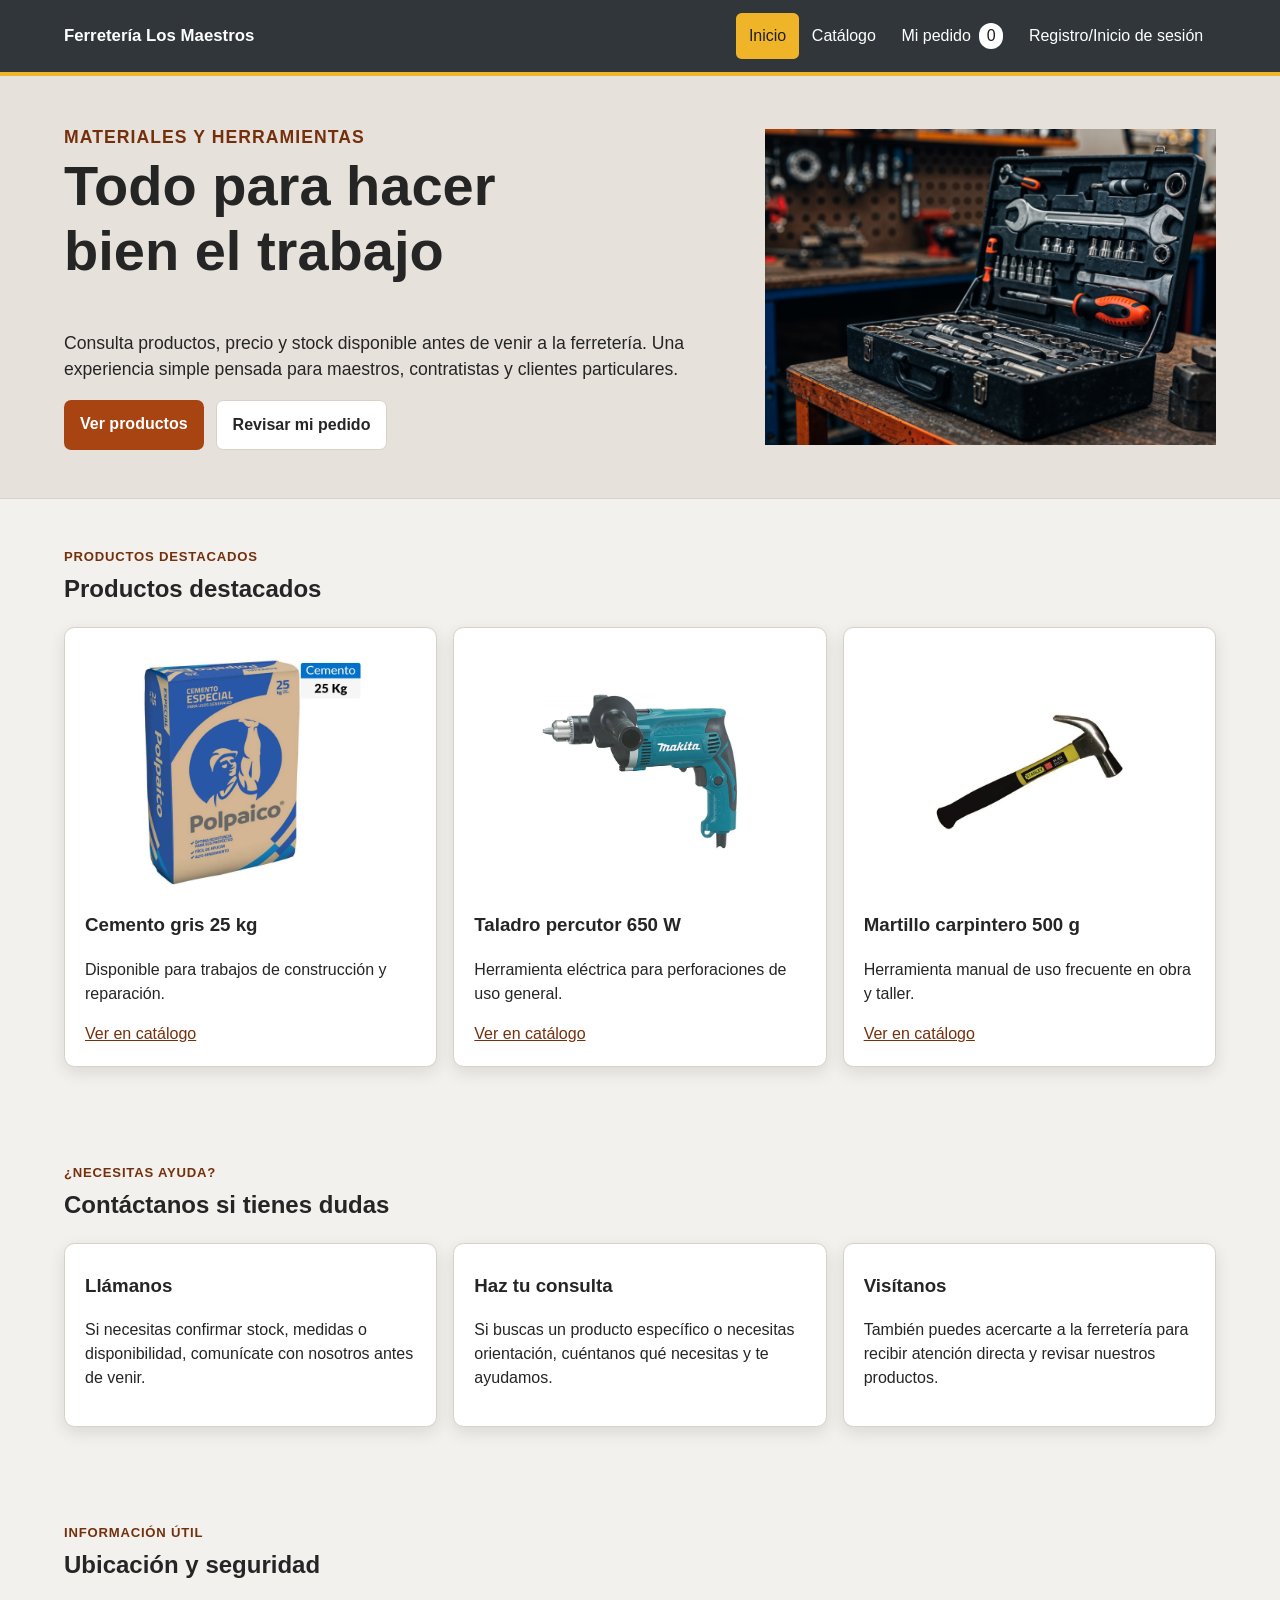
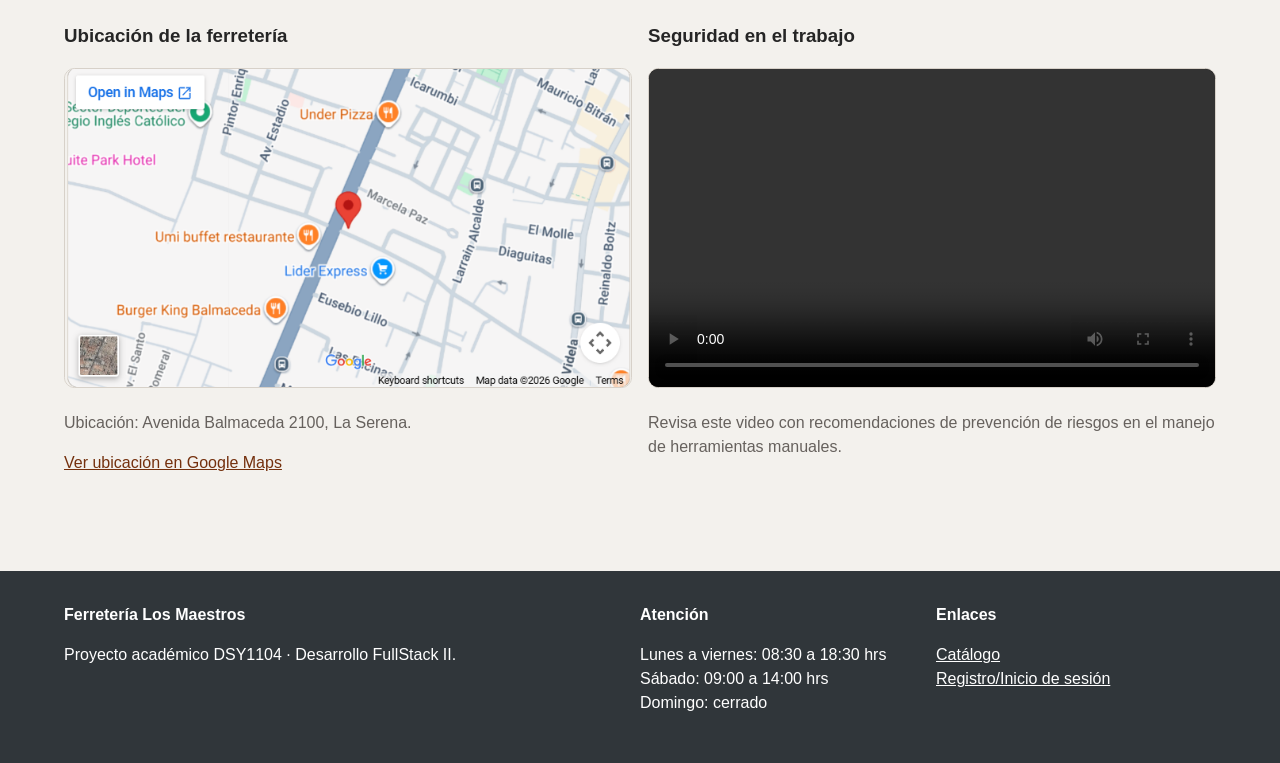
<file: index.html>
<!DOCTYPE html>
<html lang="es">
<head>
    <meta charset="UTF-8">
    <meta name="viewport" content="width=device-width, initial-scale=1.0">
    <meta name="description" content="Ferretería Los Maestros: materiales, herramientas y consulta de stock para contratistas y clientes.">
    <title>Inicio | Ferretería Los Maestros</title>
    <link rel="stylesheet" href="assets/css/estilos.css">
</head>
<body>
    <a class="salto-contenido" href="#contenido-principal">Saltar al contenido principal</a>

    <header class="cabecera-sitio">
        <div class="contenedor cabecera-interior">
            <a class="marca" href="index.html">
                <span>Ferretería Los Maestros</span>
            </a>

            <button id="boton-menu" class="boton-menu" type="button"
                aria-label="Abrir o cerrar menú principal"
                aria-controls="menu-principal" aria-expanded="false">☰</button>

            <nav id="menu-principal" class="menu" aria-label="Navegación principal">
                <a href="index.html" aria-current="page">Inicio</a>
                <a href="catalogo.html">Catálogo</a>
                <a href="carrito.html">Mi pedido <span id="contador-carrito" class="contador-carrito">0</span></a>
                <a href="registro.html">Registro/Inicio de sesión</a>
            </nav>
        </div>
    </header>

    <main id="contenido-principal">
        <section class="hero">
            <div class="contenedor hero-contenido">
                <div>
                    <p class="etiqueta">Materiales y herramientas</p>
                    <h1>Todo para hacer bien el trabajo</h1>
                    <p>Consulta productos, precio y stock disponible antes de venir a la ferretería. Una experiencia simple pensada para maestros, contratistas y clientes particulares.</p>
                    <div class="acciones">
                        <a class="boton" href="catalogo.html">Ver productos</a>
                        <a class="boton boton-secundario" href="carrito.html">Revisar mi pedido</a>
                    </div>
                </div>
                <img src="assets/img/portada-herramientas.jpg" alt="Caja de herramientas con llaves, dados y destornilladores en un taller">
            </div>
        </section>

        <section class="seccion contenedor" aria-labelledby="titulo-destacados">
            <p class="etiqueta">Productos destacados</p>
            <h2 id="titulo-destacados">Productos destacados</h2>
            <div class="rejilla-destacados">
                <article class="tarjeta">
                    <img class="imagen-producto" src="assets/img/productos/cemento-25kg.jpg" alt="Saco de cemento Polpaico de 25 kg">
                    <h3>Cemento gris 25 kg</h3>
                    <p>Disponible para trabajos de construcción y reparación.</p>
                    <a href="catalogo.html">Ver en catálogo</a>
                </article>
                <article class="tarjeta">
                    <img class="imagen-producto" src="assets/img/productos/taladro-percutor.jpg" alt="Taladro percutor Makita">
                    <h3>Taladro percutor 650 W</h3>
                    <p>Herramienta eléctrica para perforaciones de uso general.</p>
                    <a href="catalogo.html">Ver en catálogo</a>
                </article>
                <article class="tarjeta">
                    <img class="imagen-producto" src="assets/img/productos/martillo-carpintero.jpg" alt="Martillo carpintero Stanley">
                    <h3>Martillo carpintero 500 g</h3>
                    <p>Herramienta manual de uso frecuente en obra y taller.</p>
                    <a href="catalogo.html">Ver en catálogo</a>
                </article>
            </div>
        </section>

        <section class="seccion" aria-labelledby="titulo-beneficios">
            <div class="contenedor">
                <p class="etiqueta">¿Necesitas ayuda?</p>
                <h2 id="titulo-beneficios">Contáctanos si tienes dudas</h2>
                <div class="rejilla-beneficios">
                    <article class="tarjeta">
                        <h3>Llámanos</h3>
                        <p>Si necesitas confirmar stock, medidas o disponibilidad, comunícate con nosotros antes de venir.</p>
                    </article>
                    <article class="tarjeta">
                        <h3>Haz tu consulta</h3>
                        <p>Si buscas un producto específico o necesitas orientación, cuéntanos qué necesitas y te ayudamos.</p>
                    </article>
                    <article class="tarjeta">
                        <h3>Visítanos</h3>
                        <p>También puedes acercarte a la ferretería para recibir atención directa y revisar nuestros productos.</p>
                    </article>
                </div>
            </div>
        </section>

        <section class="seccion contenedor" aria-labelledby="titulo-multimedia">
            <p class="etiqueta">Información útil</p>
            <h2 id="titulo-multimedia">Ubicación y seguridad</h2>
            <div class="multimedia">
                <div class="mapa">
                    <h3>Ubicación de la ferretería</h3>
                    <img
                        class="mapa-imagen"
                        src="assets/img/mapa-ferreteria-googlemaps.png"
                        alt="Captura de Google Maps con la ubicación de la ferretería en Avenida Balmaceda, La Serena">
                    <p class="texto-suave">Ubicación: Avenida Balmaceda 2100, La Serena.</p>
                    <p><a href="https://www.google.com/maps?q=Avenida+Balmaceda+2100,+La+Serena,+Chile" target="_blank" rel="noopener noreferrer">Ver ubicación en Google Maps</a></p>
                </div>
                <div>
                    <h3>Seguridad en el trabajo</h3>
                    <video class="video-local" controls preload="metadata">
                        <source src="assets/video/seguridad-herramientas-manuales.mp4" type="video/mp4">
                        Tu navegador no permite reproducir el video.
                    </video>
                    <p class="texto-suave">Revisa este video con recomendaciones de prevención de riesgos en el manejo de herramientas manuales.</p>
                </div>
            </div>
        </section>
    </main>

    <footer class="pie-sitio">
        <div class="contenedor pie-contenido">
            <div>
                <strong>Ferretería Los Maestros</strong>
                <p>Proyecto académico DSY1104 · Desarrollo FullStack II.</p>
            </div>
            <div>
                <strong>Atención</strong>
                <p>Lunes a viernes: 08:30 a 18:30 hrs<br>Sábado: 09:00 a 14:00 hrs<br>Domingo: cerrado</p>
            </div>
            <div>
                <strong>Enlaces</strong>
                <p><a href="catalogo.html">Catálogo</a><br><a href="registro.html">Registro/Inicio de sesión</a></p>
            </div>
        </div>
    </footer>

    <script src="assets/js/datos.js"></script>
    <script src="assets/js/app.js"></script>
</body>
</html>
</file>
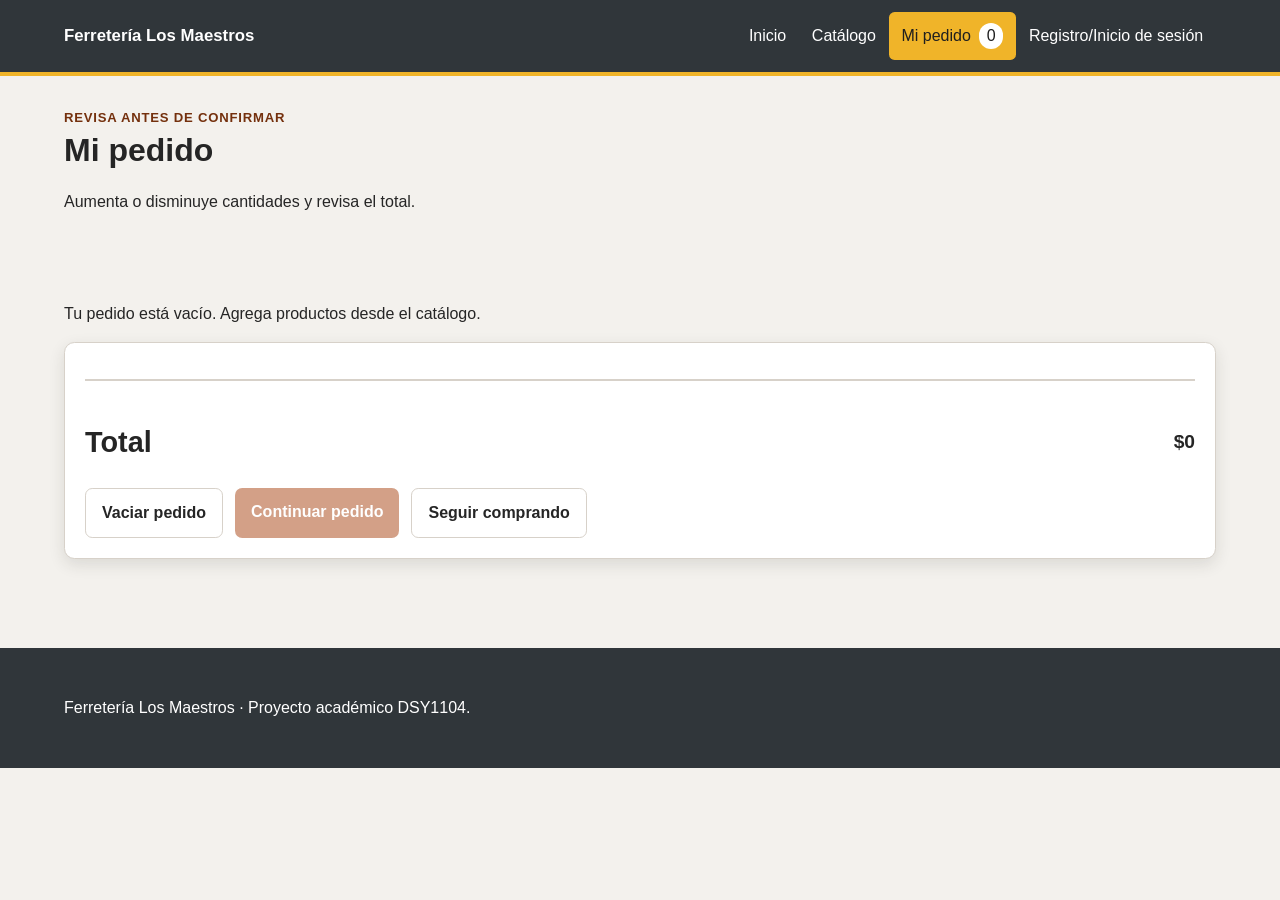
<file: carrito.html>
<!DOCTYPE html>
<html lang="es">
<head>
    <meta charset="UTF-8">
    <meta name="viewport" content="width=device-width, initial-scale=1.0">
    <meta name="description" content="Revisa y modifica los productos agregados a tu pedido en Ferretería Los Maestros.">
    <title>Mi pedido | Ferretería Los Maestros</title>
    <link rel="stylesheet" href="assets/css/estilos.css">
</head>
<body>
    <a class="salto-contenido" href="#contenido-principal">Saltar al contenido principal</a>
    <header class="cabecera-sitio">
        <div class="contenedor cabecera-interior">
            <a class="marca" href="index.html"><span>Ferretería Los Maestros</span></a>
            <button id="boton-menu" class="boton-menu" type="button" aria-label="Abrir o cerrar menú principal" aria-controls="menu-principal" aria-expanded="false">☰</button>
            <nav id="menu-principal" class="menu" aria-label="Navegación principal">
                <a href="index.html">Inicio</a>
                <a href="catalogo.html">Catálogo</a>
                <a href="carrito.html" aria-current="page">Mi pedido <span id="contador-carrito" class="contador-carrito">0</span></a>
                <a href="registro.html">Registro/Inicio de sesión</a>
            </nav>
        </div>
    </header>

    <main id="contenido-principal" class="contenedor">
        <header class="encabezado-pagina">
            <p class="etiqueta">Revisa antes de confirmar</p>
            <h1>Mi pedido</h1>
            <p>Aumenta o disminuye cantidades y revisa el total.</p>
        </header>

        <p id="mensaje-carrito" class="mensaje-estado" role="status"></p>
        <section id="lista-carrito" aria-label="Productos agregados"></section>

        <section class="panel-resumen" aria-labelledby="titulo-total">
            <div class="resumen-total">
                <h2 id="titulo-total">Total</h2>
                <strong id="total-carrito">$0</strong>
            </div>
            <div class="acciones">
                <button id="vaciar-carrito" class="boton-secundario" type="button">Vaciar pedido</button>
                <a id="continuar-pedido" class="boton" href="pedido.html">Continuar pedido</a>
                <a class="boton boton-secundario" href="catalogo.html">Seguir comprando</a>
            </div>
        </section>
    </main>

    <footer class="pie-sitio"><div class="contenedor"><p>Ferretería Los Maestros · Proyecto académico DSY1104.</p></div></footer>

    <script src="assets/js/datos.js"></script>
    <script src="assets/js/app.js"></script>
    <script src="assets/js/carrito.js"></script>
</body>
</html>
</file>
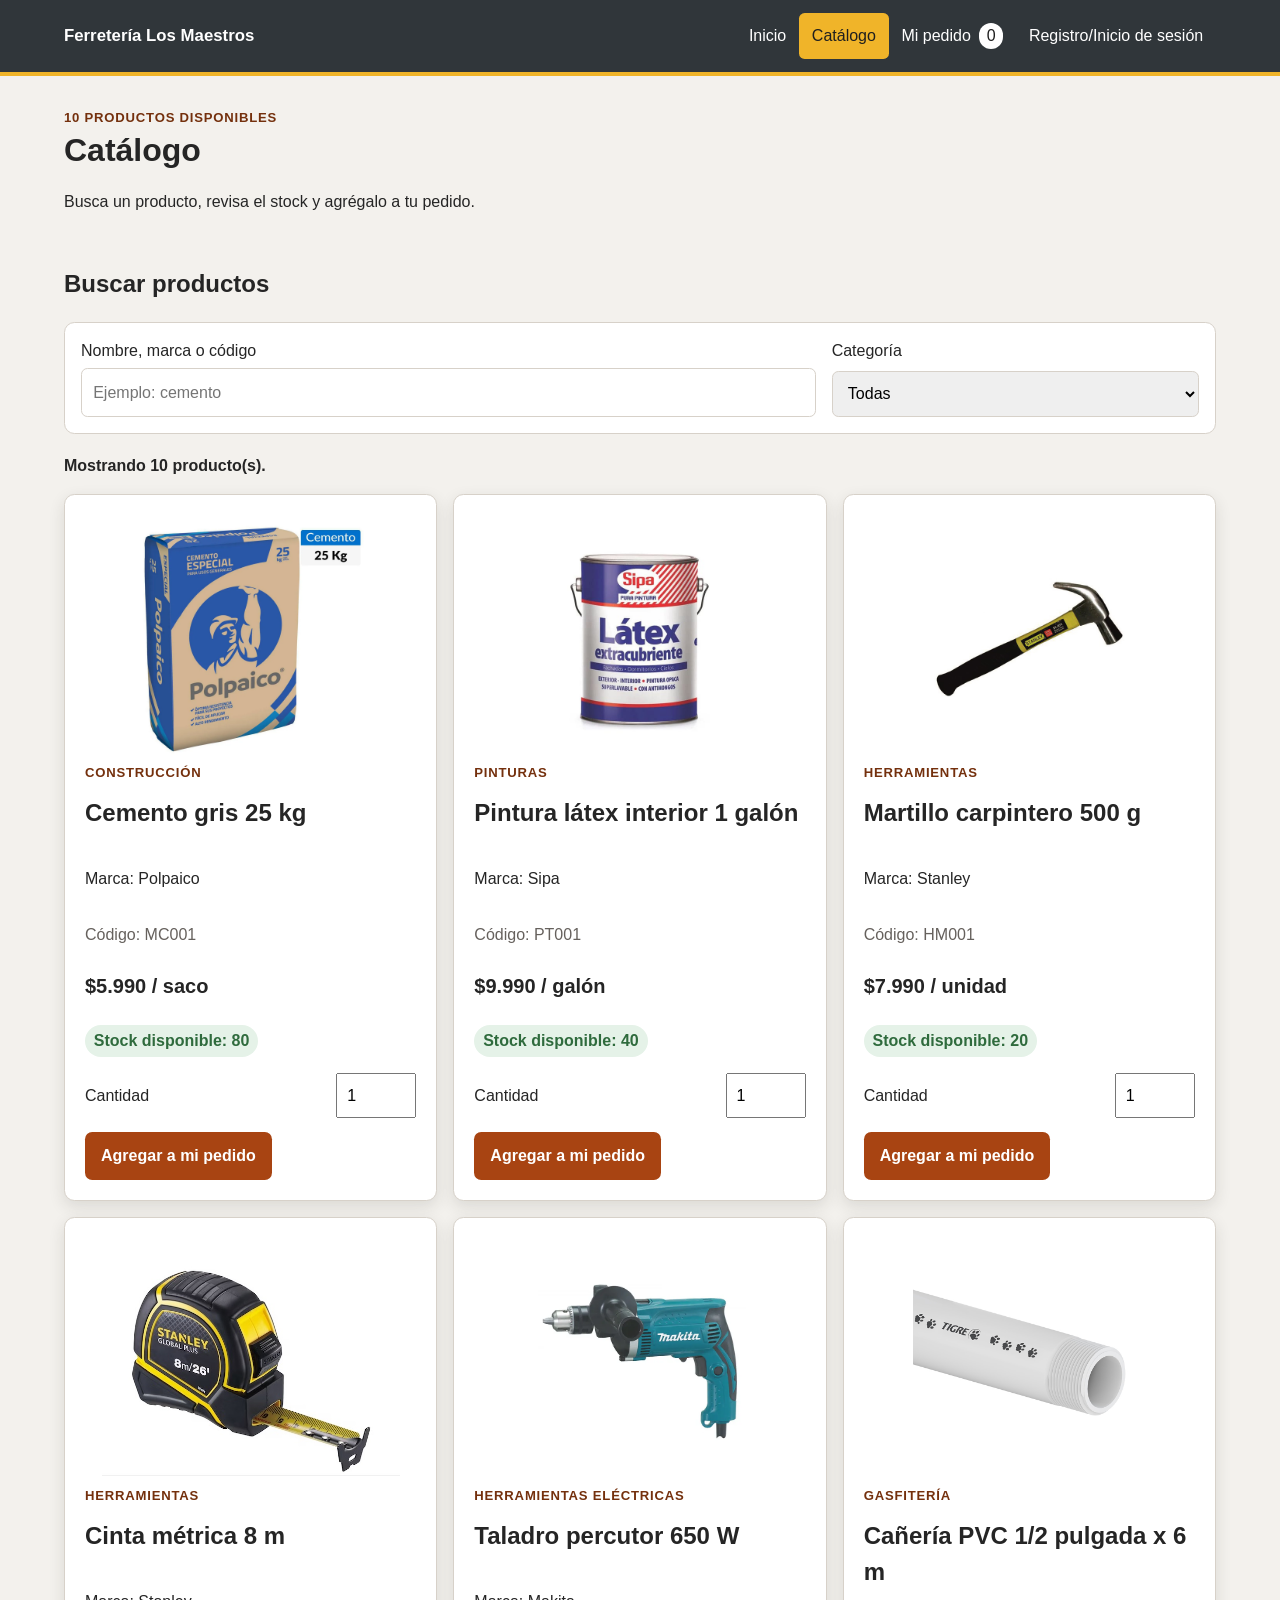
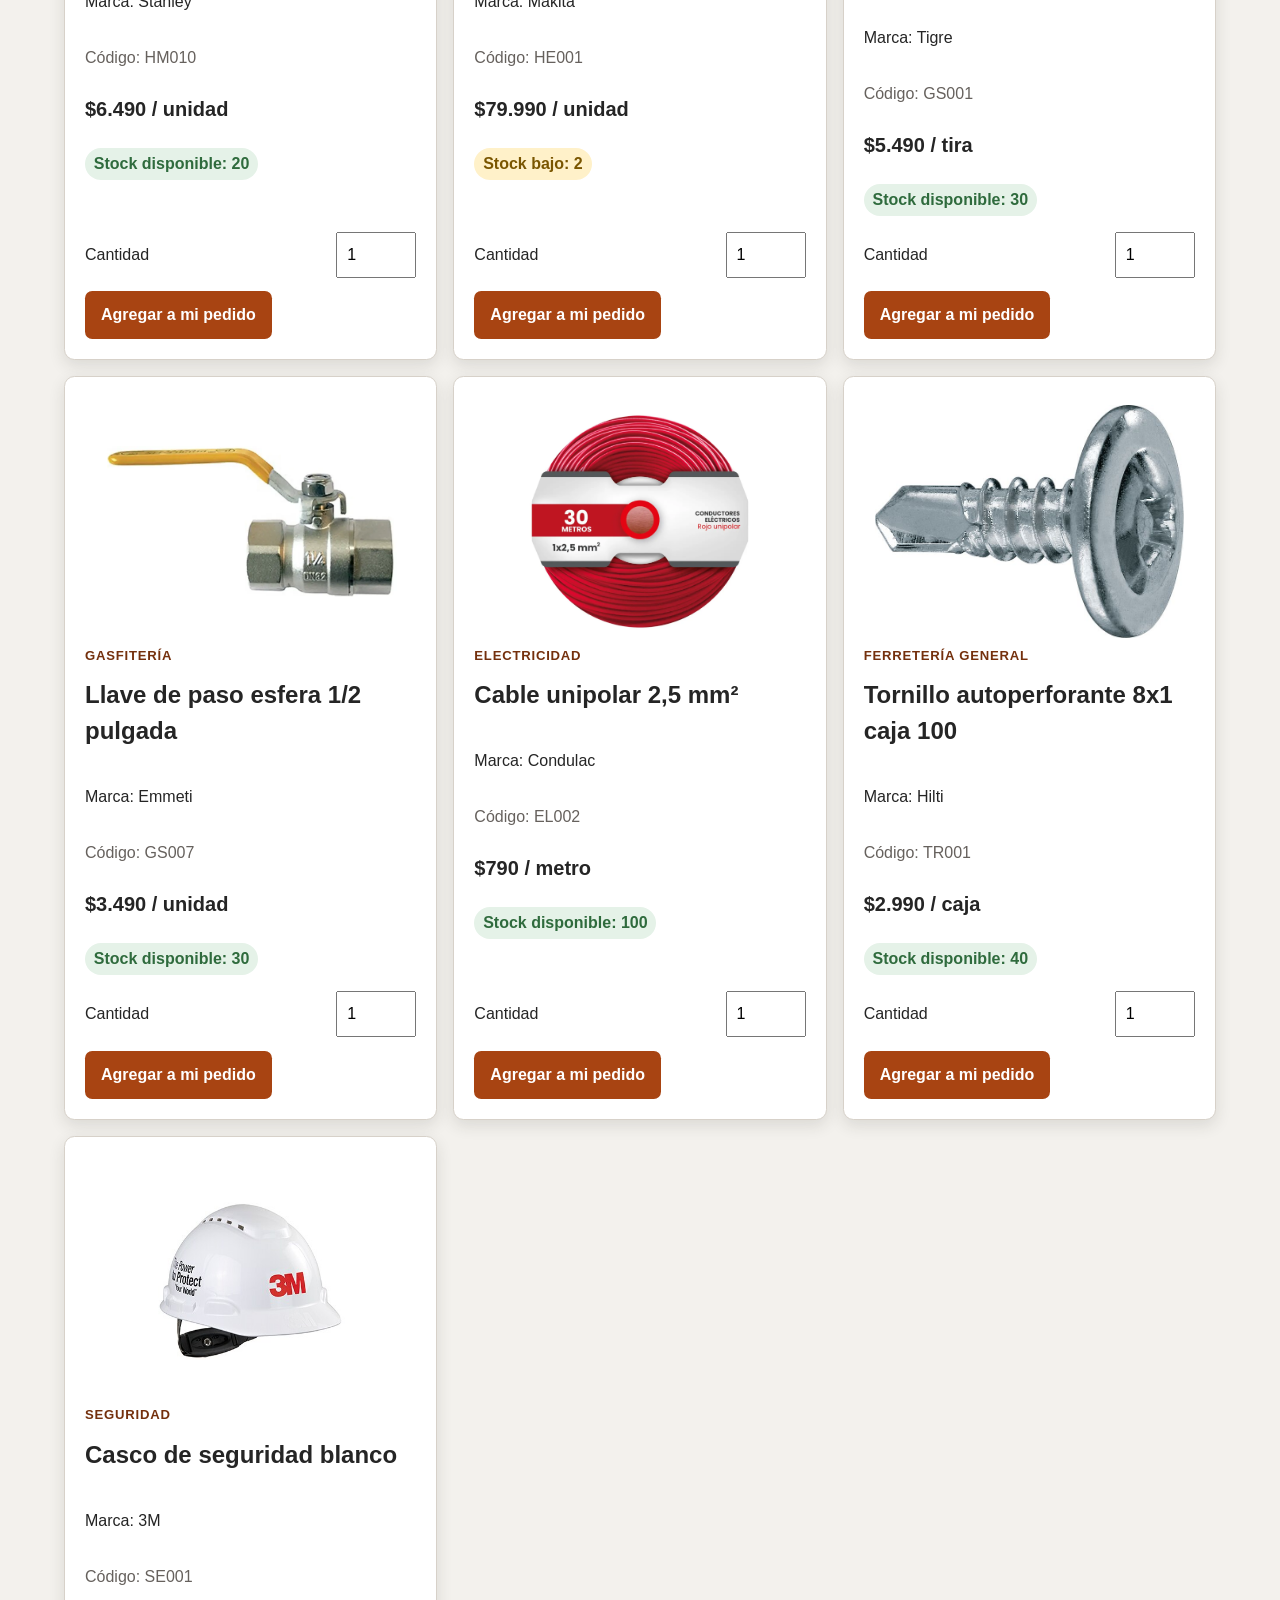
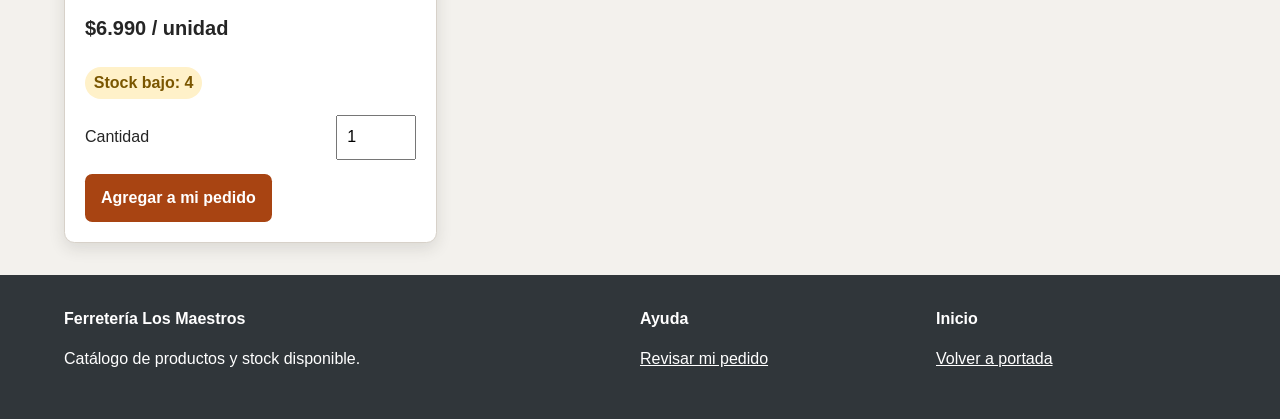
<file: catalogo.html>
<!DOCTYPE html>
<html lang="es">
<head>
    <meta charset="UTF-8">
    <meta name="viewport" content="width=device-width, initial-scale=1.0">
    <meta name="description" content="Catálogo de productos de Ferretería Los Maestros con precio y stock disponible.">
    <title>Catálogo | Ferretería Los Maestros</title>
    <link rel="stylesheet" href="assets/css/estilos.css">
</head>
<body>
    <a class="salto-contenido" href="#contenido-principal">Saltar al contenido principal</a>
    <header class="cabecera-sitio">
        <div class="contenedor cabecera-interior">
            <a class="marca" href="index.html"><span>Ferretería Los Maestros</span></a>
            <button id="boton-menu" class="boton-menu" type="button" aria-label="Abrir o cerrar menú principal" aria-controls="menu-principal" aria-expanded="false">☰</button>
            <nav id="menu-principal" class="menu" aria-label="Navegación principal">
                <a href="index.html">Inicio</a>
                <a href="catalogo.html" aria-current="page">Catálogo</a>
                <a href="carrito.html">Mi pedido <span id="contador-carrito" class="contador-carrito">0</span></a>
                <a href="registro.html">Registro/Inicio de sesión</a>
            </nav>
        </div>
    </header>

    <main id="contenido-principal" class="contenedor">
        <header class="encabezado-pagina">
            <p class="etiqueta">10 productos disponibles</p>
            <h1>Catálogo</h1>
            <p>Busca un producto, revisa el stock y agrégalo a tu pedido.</p>
        </header>

        <section aria-labelledby="titulo-filtros">
            <h2 id="titulo-filtros">Buscar productos</h2>
            <div class="filtros">
                <div class="campo-filtro">
                    <label for="buscar-producto">Nombre, marca o código</label>
                    <input id="buscar-producto" type="search" placeholder="Ejemplo: cemento">
                </div>
                <div class="campo-filtro">
                    <label for="categoria-producto">Categoría</label>
                    <select id="categoria-producto">
                        <option value="Todas">Todas</option>
                        <option value="Construcción">Construcción</option>
                        <option value="Pinturas">Pinturas</option>
                        <option value="Herramientas">Herramientas</option>
                        <option value="Herramientas eléctricas">Herramientas eléctricas</option>
                        <option value="Gasfitería">Gasfitería</option>
                        <option value="Electricidad">Electricidad</option>
                        <option value="Ferretería general">Ferretería general</option>
                        <option value="Seguridad">Seguridad</option>
                    </select>
                </div>
            </div>
            <p id="mensaje-catalogo" class="mensaje-estado" role="status"></p>
        </section>

        <section id="catalogo-productos" class="rejilla-productos" aria-label="Listado de productos" aria-live="polite"></section>
    </main>

    <footer class="pie-sitio">
        <div class="contenedor pie-contenido">
            <div><strong>Ferretería Los Maestros</strong><p>Catálogo de productos y stock disponible.</p></div>
            <div><strong>Ayuda</strong><p><a href="carrito.html">Revisar mi pedido</a></p></div>
            <div><strong>Inicio</strong><p><a href="index.html">Volver a portada</a></p></div>
        </div>
    </footer>

    <script src="assets/js/datos.js"></script>
    <script src="assets/js/app.js"></script>
    <script src="assets/js/catalogo.js"></script>
</body>
</html>
</file>
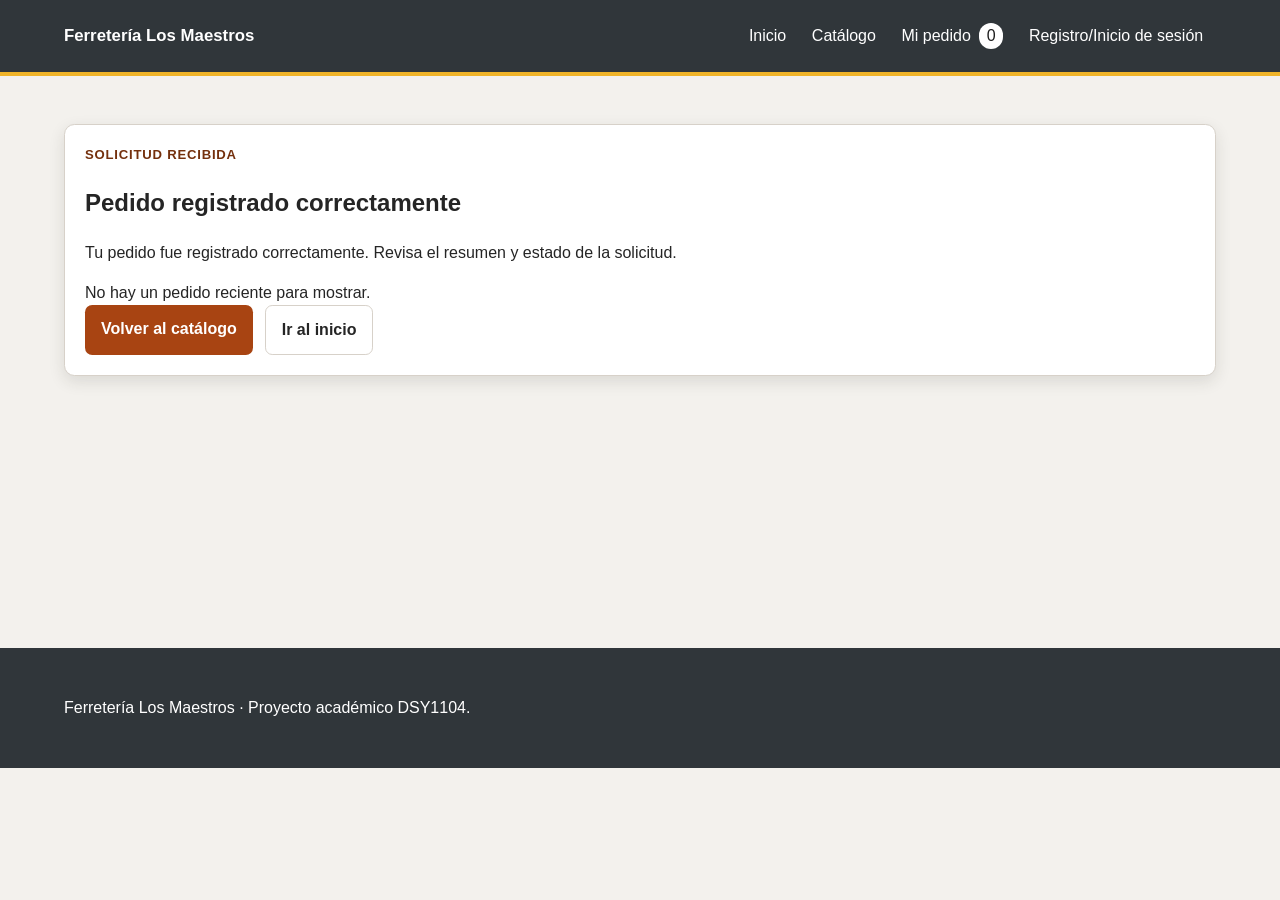
<file: confirmacion.html>
<!DOCTYPE html>
<html lang="es">
<head>
    <meta charset="UTF-8">
    <meta name="viewport" content="width=device-width, initial-scale=1.0">
    <meta name="description" content="Confirmación de pedido de Ferretería Los Maestros.">
    <title>Pedido confirmado | Ferretería Los Maestros</title>
    <link rel="stylesheet" href="assets/css/estilos.css">
</head>
<body>
    <a class="salto-contenido" href="#contenido-principal">Saltar al contenido principal</a>
    <header class="cabecera-sitio">
        <div class="contenedor cabecera-interior">
            <a class="marca" href="index.html"><span>Ferretería Los Maestros</span></a>
            <button id="boton-menu" class="boton-menu" type="button" aria-label="Abrir o cerrar menú principal" aria-controls="menu-principal" aria-expanded="false">☰</button>
            <nav id="menu-principal" class="menu" aria-label="Navegación principal">
                <a href="index.html">Inicio</a>
                <a href="catalogo.html">Catálogo</a>
                <a href="carrito.html">Mi pedido <span id="contador-carrito" class="contador-carrito">0</span></a>
                <a href="registro.html">Registro/Inicio de sesión</a>
            </nav>
        </div>
    </header>

    <main id="contenido-principal" class="contenedor seccion">
        <section class="mensaje-confirmacion" aria-labelledby="titulo-confirmacion">
            <p class="etiqueta">Solicitud recibida</p>
            <h1 id="titulo-confirmacion">Pedido registrado correctamente</h1>
            <p>Tu pedido fue registrado correctamente. Revisa el resumen y estado de la solicitud.</p>
            <div id="detalle-confirmacion"></div>
            <div class="acciones">
                <a class="boton" href="catalogo.html">Volver al catálogo</a>
                <a class="boton boton-secundario" href="index.html">Ir al inicio</a>
            </div>
        </section>
    </main>

    <footer class="pie-sitio"><div class="contenedor"><p>Ferretería Los Maestros · Proyecto académico DSY1104.</p></div></footer>

    <script src="assets/js/datos.js"></script>
    <script src="assets/js/app.js"></script>
    <script src="assets/js/confirmacion.js"></script>
</body>
</html>
</file>
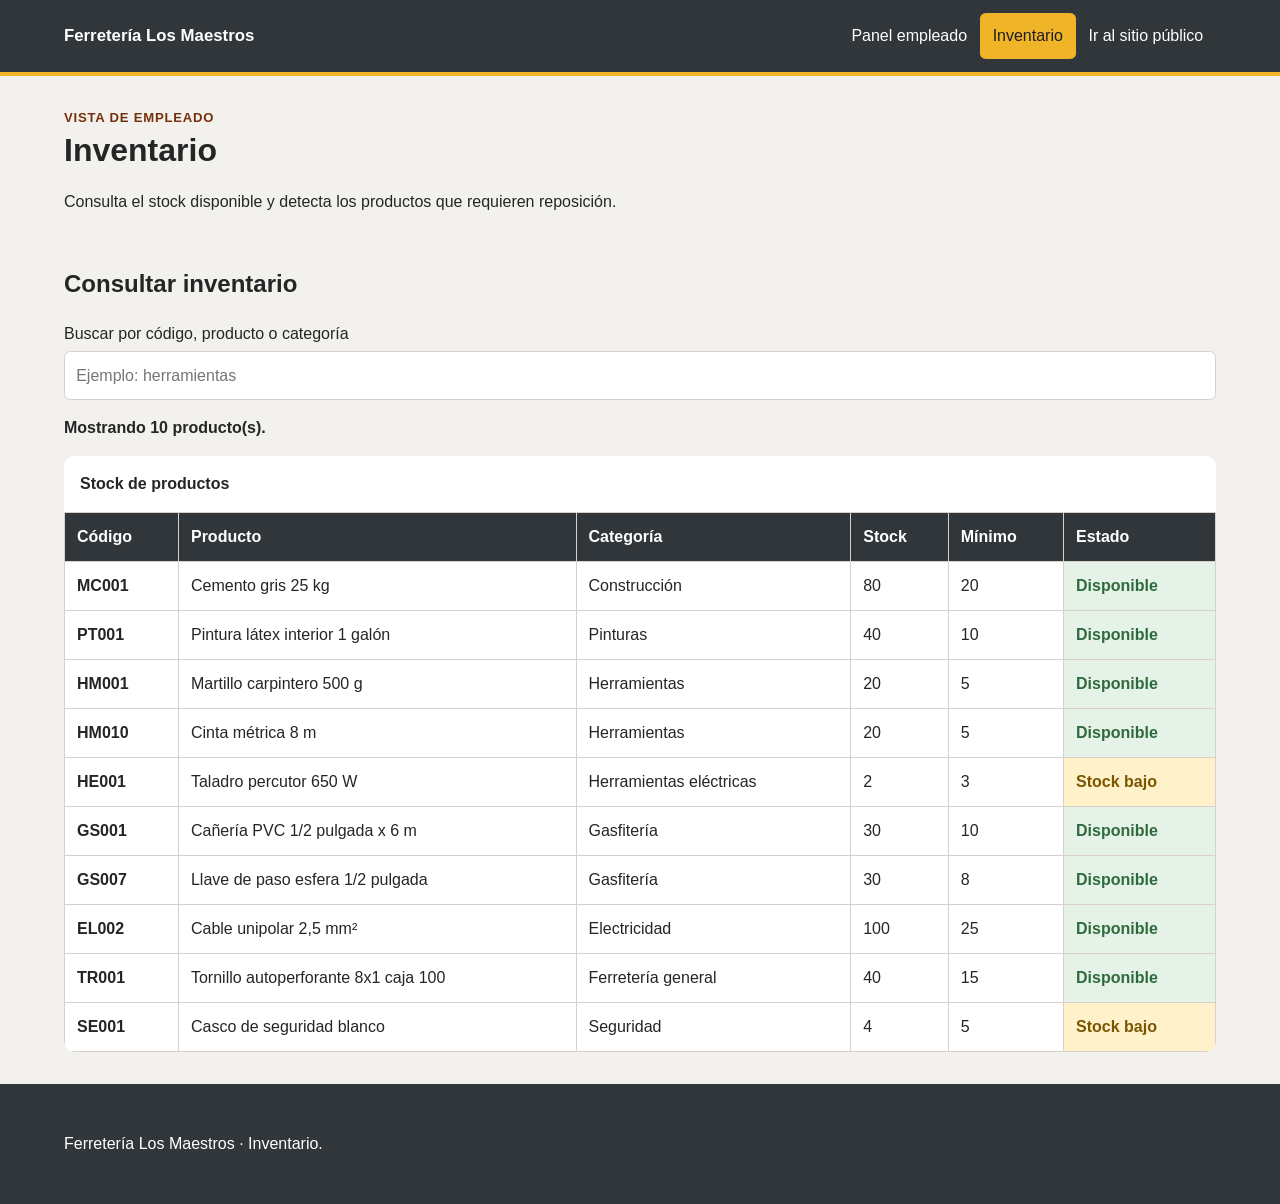
<file: inventario.html>
<!DOCTYPE html>
<html lang="es">
<head>
    <meta charset="UTF-8">
    <meta name="viewport" content="width=device-width, initial-scale=1.0">
    <meta name="description" content="Vista de inventario para empleados de Ferretería Los Maestros.">
    <title>Inventario | Ferretería Los Maestros</title>
    <link rel="stylesheet" href="assets/css/estilos.css">
</head>
<body>
    <a class="salto-contenido" href="#contenido-principal">Saltar al contenido principal</a>
    <header class="cabecera-sitio">
        <div class="contenedor cabecera-interior">
            <a class="marca" href="index.html"><span>Ferretería Los Maestros</span></a>
            <button id="boton-menu" class="boton-menu" type="button" aria-label="Abrir o cerrar menú principal" aria-controls="menu-principal" aria-expanded="false">☰</button>
            <nav id="menu-principal" class="menu" aria-label="Navegación de empleado">
                <a href="panel-empleado.html">Panel empleado</a>
                <a href="inventario.html" aria-current="page">Inventario</a>
                <a href="index.html">Ir al sitio público</a>
            </nav>
        </div>
    </header>

    <main id="contenido-principal" class="contenedor">
        <header class="encabezado-pagina">
            <p class="etiqueta">Vista de empleado</p>
            <h1>Inventario</h1>
            <p>Consulta el stock disponible y detecta los productos que requieren reposición.</p>
        </header>


        <section aria-labelledby="titulo-buscar-inventario">
            <h2 id="titulo-buscar-inventario">Consultar inventario</h2>
            <div class="campo-filtro">
                <label for="buscar-inventario">Buscar por código, producto o categoría</label>
                <input id="buscar-inventario" type="search" placeholder="Ejemplo: herramientas">
            </div>
            <p id="mensaje-inventario" class="mensaje-estado" role="status"></p>

            <div class="tabla-contenedor" tabindex="0" aria-label="Tabla de inventario desplazable horizontalmente">
                <table>
                    <caption>Stock de productos</caption>
                    <thead>
                        <tr>
                            <th scope="col">Código</th>
                            <th scope="col">Producto</th>
                            <th scope="col">Categoría</th>
                            <th scope="col">Stock</th>
                            <th scope="col">Mínimo</th>
                            <th scope="col">Estado</th>
                        </tr>
                    </thead>
                    <tbody id="cuerpo-inventario"></tbody>
                </table>
            </div>
        </section>
    </main>

    <footer class="pie-sitio"><div class="contenedor"><p>Ferretería Los Maestros · Inventario.</p></div></footer>

    <script src="assets/js/datos.js"></script>
    <script src="assets/js/app.js"></script>
    <script src="assets/js/inventario.js"></script>
</body>
</html>
</file>
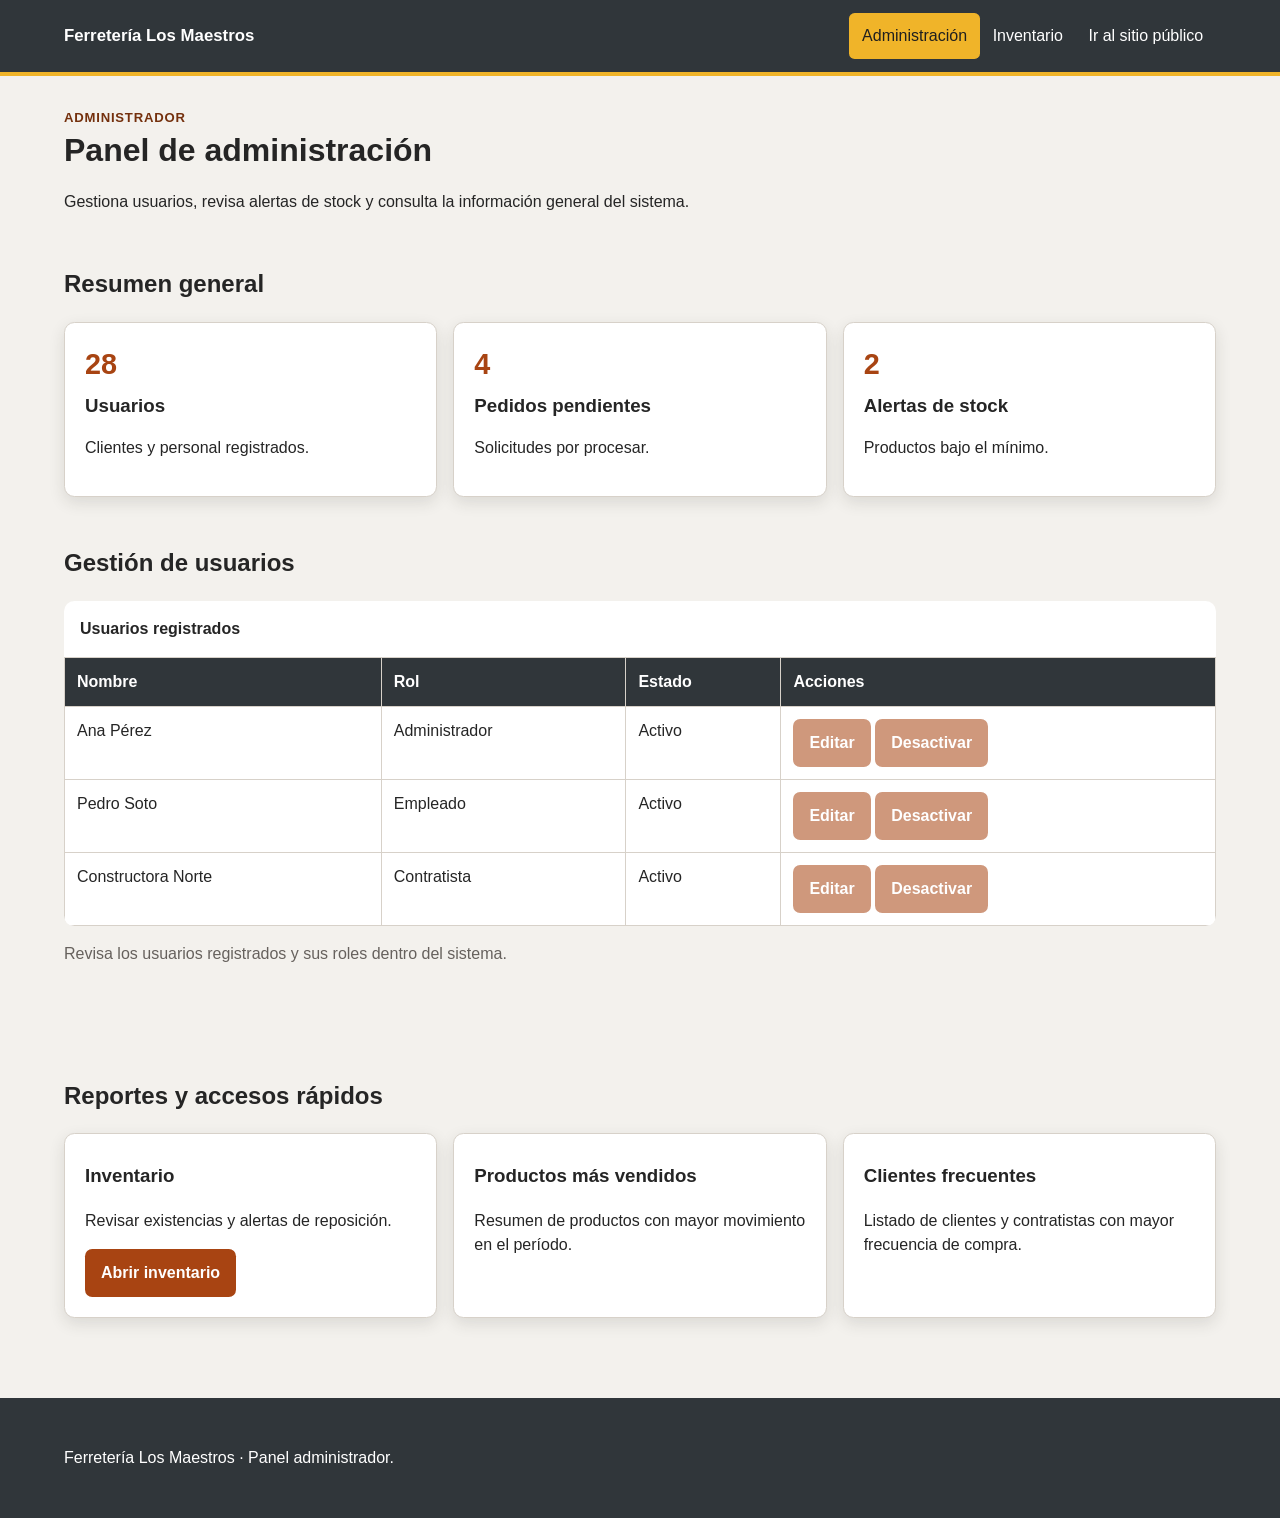
<file: panel-admin.html>
<!DOCTYPE html>
<html lang="es">
<head>
    <meta charset="UTF-8">
    <meta name="viewport" content="width=device-width, initial-scale=1.0">
    <link rel="stylesheet" href="assets/css/estilos.css">
    <meta name="description" content="Panel de administración de Ferretería Los Maestros.">
    <title>Panel administrador | Ferretería Los Maestros</title>
</head>
<body>
    <a class="salto-contenido" href="#contenido-principal">Saltar al contenido principal</a>
    <header class="cabecera-sitio">
        <div class="contenedor cabecera-interior">
            <a class="marca" href="index.html"><span>Ferretería Los Maestros</span></a>
            <button id="boton-menu" class="boton-menu" type="button" aria-label="Abrir o cerrar menú" aria-controls="menu-principal" aria-expanded="false">☰</button>
            <nav id="menu-principal" class="menu" aria-label="Panel de administración">
                <a href="panel-admin.html" aria-current="page">Administración</a>
                <a href="inventario.html">Inventario</a>
                <a href="index.html">Ir al sitio público</a>
            </nav>
        </div>
    </header>
    <main id="contenido-principal" class="contenedor">
        <header class="encabezado-pagina">
            <p class="etiqueta">Administrador</p>
            <h1>Panel de administración</h1>
            <p>Gestiona usuarios, revisa alertas de stock y consulta la información general del sistema.</p>
        </header>
        <section aria-labelledby="titulo-resumen-admin">
            <h2 id="titulo-resumen-admin">Resumen general</h2>
            <div class="rejilla-resumen">
                <article class="tarjeta-resumen"><span class="dato-grande">28</span><h3>Usuarios</h3><p>Clientes y personal registrados.</p></article>
                <article class="tarjeta-resumen"><span class="dato-grande">4</span><h3>Pedidos pendientes</h3><p>Solicitudes por procesar.</p></article>
                <article class="tarjeta-resumen"><span class="dato-grande">2</span><h3>Alertas de stock</h3><p>Productos bajo el mínimo.</p></article>
            </div>
        </section>
        <section class="seccion" aria-labelledby="titulo-usuarios">
            <h2 id="titulo-usuarios">Gestión de usuarios</h2>
            <div class="tabla-contenedor">
                <table>
                    <caption>Usuarios registrados</caption>
                    <thead><tr><th scope="col">Nombre</th><th scope="col">Rol</th><th scope="col">Estado</th><th scope="col">Acciones</th></tr></thead>
                    <tbody>
                        <tr><td>Ana Pérez</td><td>Administrador</td><td>Activo</td><td><button type="button" disabled>Editar</button> <button type="button" disabled>Desactivar</button></td></tr>
                        <tr><td>Pedro Soto</td><td>Empleado</td><td>Activo</td><td><button type="button" disabled>Editar</button> <button type="button" disabled>Desactivar</button></td></tr>
                        <tr><td>Constructora Norte</td><td>Contratista</td><td>Activo</td><td><button type="button" disabled>Editar</button> <button type="button" disabled>Desactivar</button></td></tr>
                    </tbody>
                </table>
            </div>
            <p class="texto-suave">Revisa los usuarios registrados y sus roles dentro del sistema.</p>
        </section>
        <section class="seccion" aria-labelledby="titulo-reportes">
            <h2 id="titulo-reportes">Reportes y accesos rápidos</h2>
            <div class="rejilla-roles">
                <article class="tarjeta"><h3>Inventario</h3><p>Revisar existencias y alertas de reposición.</p><a class="boton" href="inventario.html">Abrir inventario</a></article>
                <article class="tarjeta"><h3>Productos más vendidos</h3><p>Resumen de productos con mayor movimiento en el período.</p></article>
                <article class="tarjeta"><h3>Clientes frecuentes</h3><p>Listado de clientes y contratistas con mayor frecuencia de compra.</p></article>
            </div>
        </section>
    </main>
    <footer class="pie-sitio"><div class="contenedor"><p>Ferretería Los Maestros · Panel administrador.</p></div></footer>
    <script src="assets/js/app.js"></script>
</body>
</html>
</file>
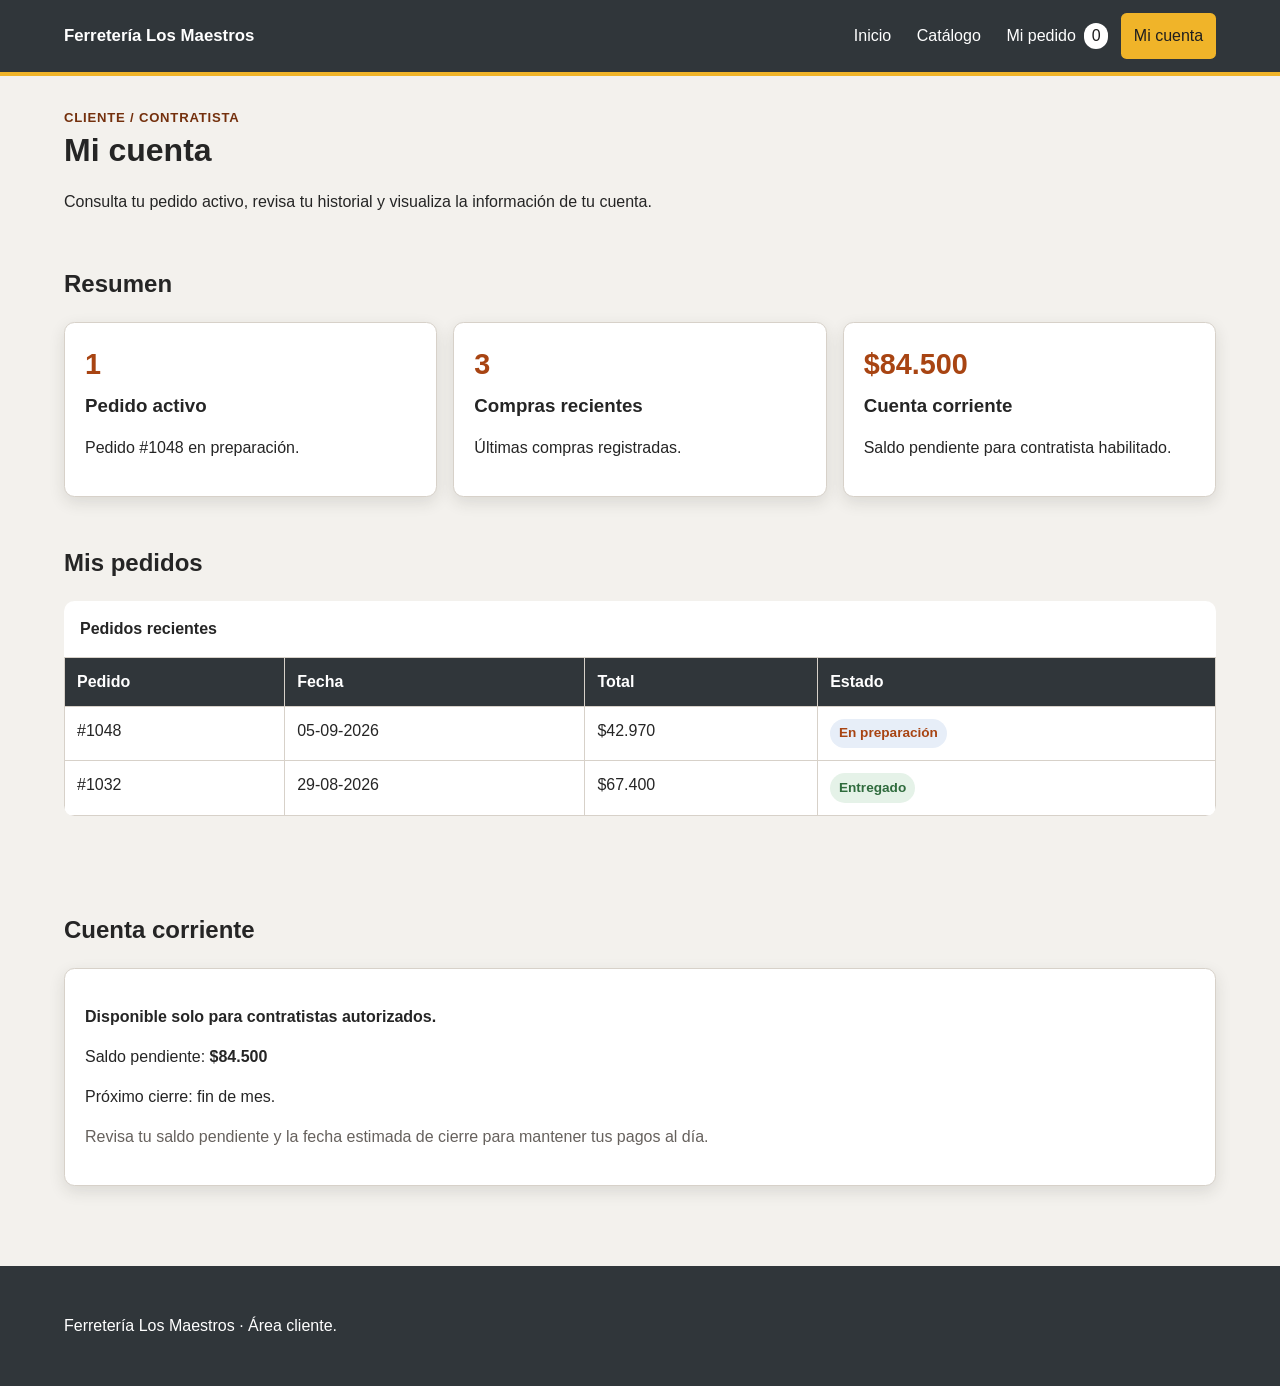
<file: panel-cliente.html>
<!DOCTYPE html>
<html lang="es">
<head>
    <meta charset="UTF-8">
    <meta name="viewport" content="width=device-width, initial-scale=1.0">
    <link rel="stylesheet" href="assets/css/estilos.css">
    <meta name="description" content="Área de cliente y contratista de Ferretería Los Maestros.">
    <title>Área cliente | Ferretería Los Maestros</title>
</head>
<body>
    <a class="salto-contenido" href="#contenido-principal">Saltar al contenido principal</a>
    <header class="cabecera-sitio">
        <div class="contenedor cabecera-interior">
            <a class="marca" href="index.html"><span>Ferretería Los Maestros</span></a>
            <button id="boton-menu" class="boton-menu" type="button" aria-label="Abrir o cerrar menú" aria-controls="menu-principal" aria-expanded="false">☰</button>
            <nav id="menu-principal" class="menu" aria-label="Área cliente">
                <a href="index.html">Inicio</a>
                <a href="catalogo.html">Catálogo</a>
                <a href="carrito.html">Mi pedido <span id="contador-carrito" class="contador-carrito">0</span></a>
                <a href="panel-cliente.html" aria-current="page">Mi cuenta</a>
            </nav>
        </div>
    </header>
    <main id="contenido-principal" class="contenedor">
        <header class="encabezado-pagina">
            <p class="etiqueta">Cliente / Contratista</p>
            <h1>Mi cuenta</h1>
            <p id="saludo-cliente">Consulta tu pedido activo, revisa tu historial y visualiza la información de tu cuenta.</p>
        </header>
        <section aria-labelledby="titulo-resumen-cliente">
            <h2 id="titulo-resumen-cliente">Resumen</h2>
            <div class="rejilla-resumen">
                <article class="tarjeta-resumen"><span class="dato-grande">1</span><h3>Pedido activo</h3><p>Pedido #1048 en preparación.</p></article>
                <article class="tarjeta-resumen"><span class="dato-grande">3</span><h3>Compras recientes</h3><p>Últimas compras registradas.</p></article>
                <article class="tarjeta-resumen"><span class="dato-grande">$84.500</span><h3>Cuenta corriente</h3><p>Saldo pendiente para contratista habilitado.</p></article>
            </div>
        </section>
        <section class="seccion" aria-labelledby="titulo-pedidos-cliente">
            <h2 id="titulo-pedidos-cliente">Mis pedidos</h2>
            <div class="tabla-contenedor">
                <table>
                    <caption>Pedidos recientes</caption>
                    <thead><tr><th scope="col">Pedido</th><th scope="col">Fecha</th><th scope="col">Total</th><th scope="col">Estado</th></tr></thead>
                    <tbody>
                        <tr><td>#1048</td><td>05-09-2026</td><td>$42.970</td><td><span class="estado estado-proceso">En preparación</span></td></tr>
                        <tr><td>#1032</td><td>29-08-2026</td><td>$67.400</td><td><span class="estado estado-listo">Entregado</span></td></tr>
                    </tbody>
                </table>
            </div>
        </section>
        <section class="seccion" aria-labelledby="titulo-cuenta-corriente">
            <h2 id="titulo-cuenta-corriente">Cuenta corriente</h2>
            <article class="tarjeta">
                <p><strong>Disponible solo para contratistas autorizados.</strong></p>
                <p>Saldo pendiente: <strong>$84.500</strong></p>
                <p>Próximo cierre: fin de mes.</p>
                <p class="texto-suave">Revisa tu saldo pendiente y la fecha estimada de cierre para mantener tus pagos al día.</p>
            </article>
        </section>
    </main>
    <footer class="pie-sitio"><div class="contenedor"><p>Ferretería Los Maestros · Área cliente.</p></div></footer>
    <script src="assets/js/app.js"></script>
</body>
</html>
</file>
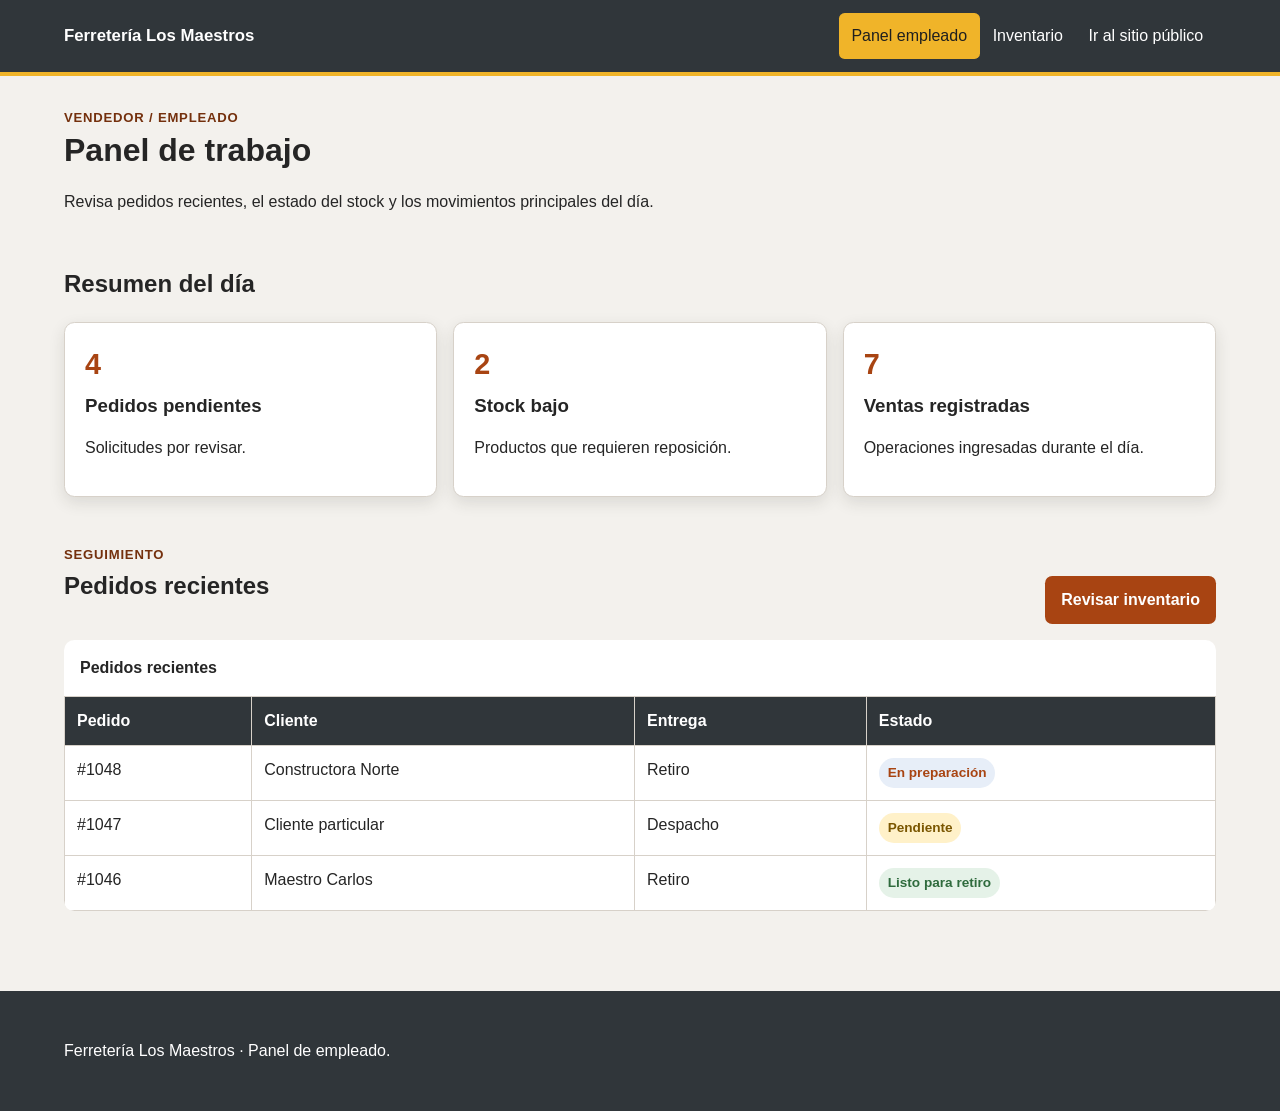
<file: panel-empleado.html>
<!DOCTYPE html>
<html lang="es">
<head>
    <meta charset="UTF-8">
    <meta name="viewport" content="width=device-width, initial-scale=1.0">
    <link rel="stylesheet" href="assets/css/estilos.css">
    <meta name="description" content="Panel de empleado de Ferretería Los Maestros.">
    <title>Panel empleado | Ferretería Los Maestros</title>
</head>
<body>
    <a class="salto-contenido" href="#contenido-principal">Saltar al contenido principal</a>
    <header class="cabecera-sitio">
        <div class="contenedor cabecera-interior">
            <a class="marca" href="index.html"><span>Ferretería Los Maestros</span></a>
            <button id="boton-menu" class="boton-menu" type="button" aria-label="Abrir o cerrar menú" aria-controls="menu-principal" aria-expanded="false">☰</button>
            <nav id="menu-principal" class="menu" aria-label="Panel de empleado">
                <a href="panel-empleado.html" aria-current="page">Panel empleado</a>
                <a href="inventario.html">Inventario</a>
                <a href="index.html">Ir al sitio público</a>
            </nav>
        </div>
    </header>
    <main id="contenido-principal" class="contenedor">
        <header class="encabezado-pagina">
            <p class="etiqueta">Vendedor / Empleado</p>
            <h1>Panel de trabajo</h1>
            <p>Revisa pedidos recientes, el estado del stock y los movimientos principales del día.</p>
        </header>
        <section aria-labelledby="titulo-resumen-empleado">
            <h2 id="titulo-resumen-empleado">Resumen del día</h2>
            <div class="rejilla-resumen">
                <article class="tarjeta-resumen"><span class="dato-grande">4</span><h3>Pedidos pendientes</h3><p>Solicitudes por revisar.</p></article>
                <article class="tarjeta-resumen"><span class="dato-grande">2</span><h3>Stock bajo</h3><p>Productos que requieren reposición.</p></article>
                <article class="tarjeta-resumen"><span class="dato-grande">7</span><h3>Ventas registradas</h3><p>Operaciones ingresadas durante el día.</p></article>
            </div>
        </section>
        <section class="seccion" aria-labelledby="titulo-pedidos-empleado">
            <div class="encabezado-con-accion"><div><p class="etiqueta">Seguimiento</p><h2 id="titulo-pedidos-empleado">Pedidos recientes</h2></div><a class="boton" href="inventario.html">Revisar inventario</a></div>
            <div class="tabla-contenedor">
                <table>
                    <caption>Pedidos recientes</caption>
                    <thead><tr><th scope="col">Pedido</th><th scope="col">Cliente</th><th scope="col">Entrega</th><th scope="col">Estado</th></tr></thead>
                    <tbody>
                        <tr><td>#1048</td><td>Constructora Norte</td><td>Retiro</td><td><span class="estado estado-proceso">En preparación</span></td></tr>
                        <tr><td>#1047</td><td>Cliente particular</td><td>Despacho</td><td><span class="estado estado-pendiente">Pendiente</span></td></tr>
                        <tr><td>#1046</td><td>Maestro Carlos</td><td>Retiro</td><td><span class="estado estado-listo">Listo para retiro</span></td></tr>
                    </tbody>
                </table>
            </div>
        </section>
    </main>
    <footer class="pie-sitio"><div class="contenedor"><p>Ferretería Los Maestros · Panel de empleado.</p></div></footer>
    <script src="assets/js/app.js"></script>
</body>
</html>
</file>
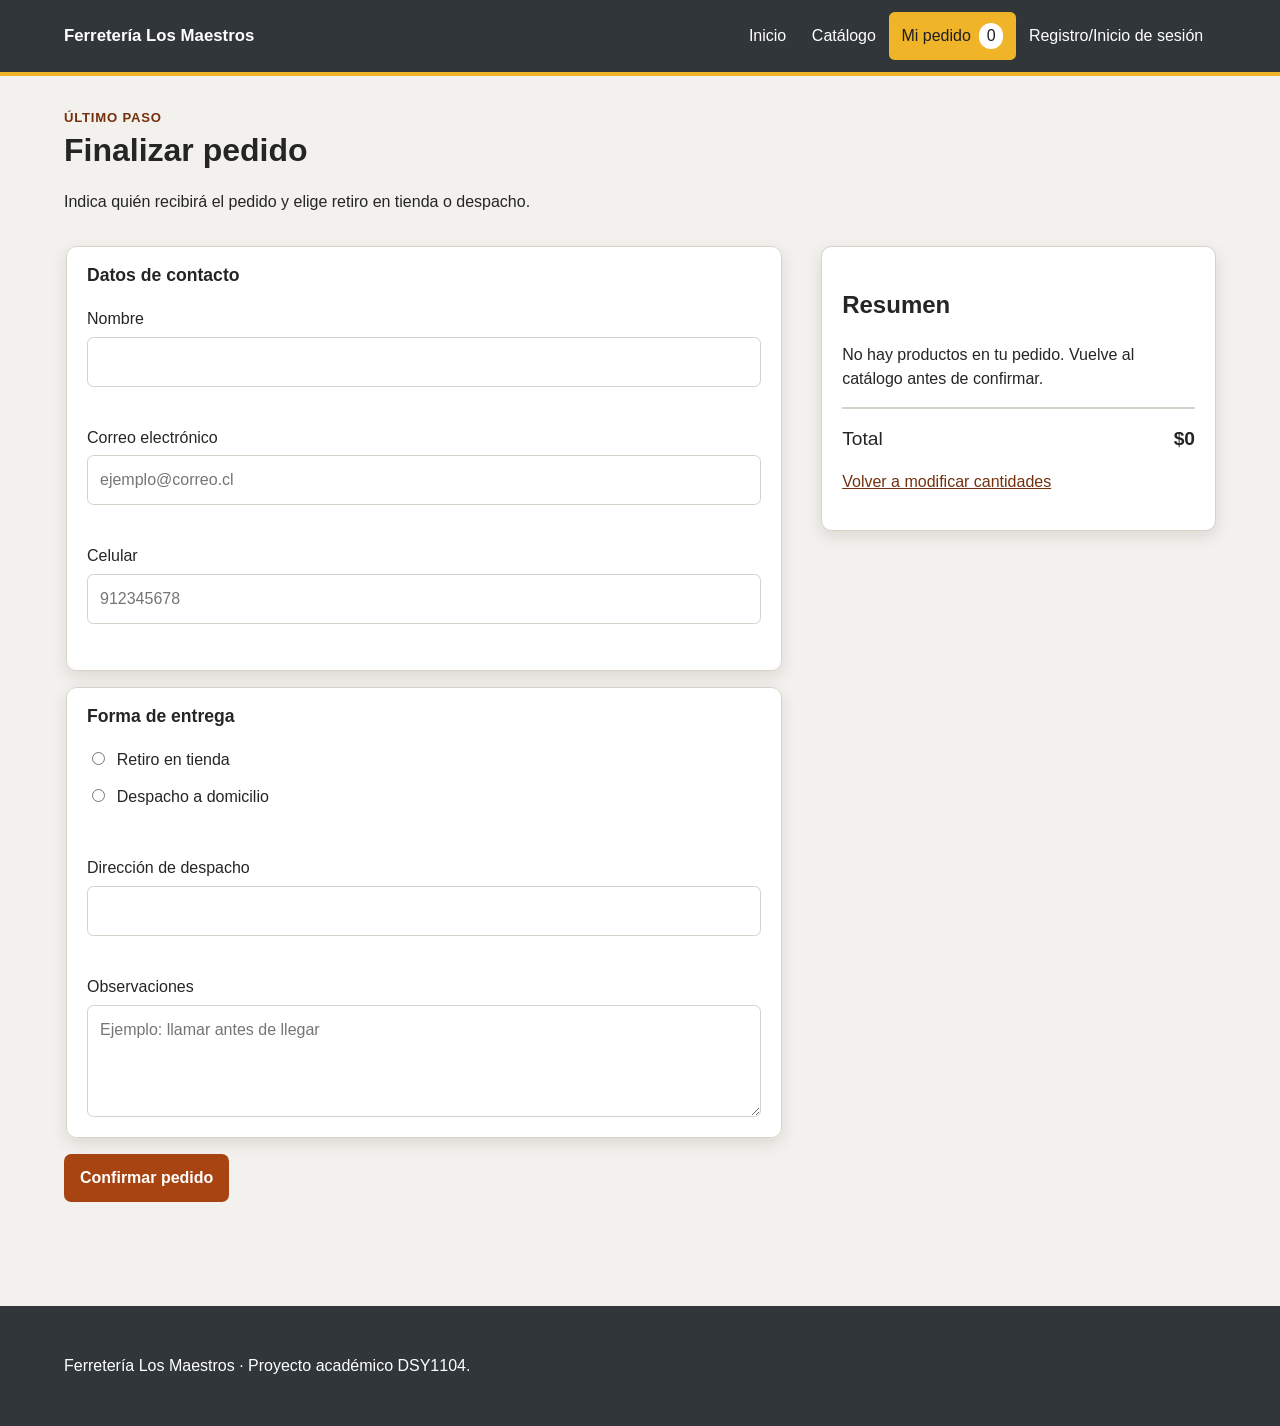
<file: pedido.html>
<!DOCTYPE html>
<html lang="es">
<head>
    <meta charset="UTF-8">
    <meta name="viewport" content="width=device-width, initial-scale=1.0">
    <meta name="description" content="Confirma retiro o despacho de un pedido en Ferretería Los Maestros.">
    <title>Finalizar pedido | Ferretería Los Maestros</title>
    <link rel="stylesheet" href="assets/css/estilos.css">
</head>
<body>
    <a class="salto-contenido" href="#contenido-principal">Saltar al contenido principal</a>
    <header class="cabecera-sitio">
        <div class="contenedor cabecera-interior">
            <a class="marca" href="index.html"><span>Ferretería Los Maestros</span></a>
            <button id="boton-menu" class="boton-menu" type="button" aria-label="Abrir o cerrar menú principal" aria-controls="menu-principal" aria-expanded="false">☰</button>
            <nav id="menu-principal" class="menu" aria-label="Navegación principal">
                <a href="index.html">Inicio</a>
                <a href="catalogo.html">Catálogo</a>
                <a href="carrito.html" aria-current="page">Mi pedido <span id="contador-carrito" class="contador-carrito">0</span></a>
                <a href="registro.html">Registro/Inicio de sesión</a>
            </nav>
        </div>
    </header>

    <main id="contenido-principal" class="contenedor">
        <header class="encabezado-pagina">
            <p class="etiqueta">Último paso</p>
            <h1>Finalizar pedido</h1>
            <p>Indica quién recibirá el pedido y elige retiro en tienda o despacho.</p>
        </header>

        <div class="distribucion-pedido">
            <form id="formulario-pedido" class="formulario" novalidate>
                <fieldset>
                    <legend>Datos de contacto</legend>
                    <div class="campo-formulario">
                        <label for="nombre-pedido">Nombre</label>
                        <input id="nombre-pedido" name="nombre" type="text" aria-describedby="error-nombre-pedido">
                        <small id="error-nombre-pedido" class="mensaje-error"></small>
                    </div>
                    <div class="campo-formulario">
                        <label for="correo-pedido">Correo electrónico</label>
                        <input id="correo-pedido" name="correo" type="email" placeholder="ejemplo@correo.cl" aria-describedby="error-correo-pedido">
                        <small id="error-correo-pedido" class="mensaje-error"></small>
                    </div>
                    <div class="campo-formulario">
                        <label for="telefono-pedido">Celular</label>
                        <input id="telefono-pedido" name="telefono" type="tel" maxlength="9" placeholder="912345678" aria-describedby="error-telefono-pedido">
                        <small id="error-telefono-pedido" class="mensaje-error"></small>
                    </div>
                </fieldset>

                <fieldset>
                    <legend>Forma de entrega</legend>
                    <label class="opcion-formulario"><input type="radio" name="entrega" value="Retiro"> Retiro en tienda</label>
                    <label class="opcion-formulario"><input type="radio" name="entrega" value="Despacho"> Despacho a domicilio</label>
                    <small id="error-entrega" class="mensaje-error"></small>

                    <div id="bloque-direccion" class="campo-formulario" hidden>
                        <label for="direccion-pedido">Dirección de despacho</label>
                        <input id="direccion-pedido" name="direccion" type="text" aria-describedby="error-direccion-pedido">
                        <small id="error-direccion-pedido" class="mensaje-error"></small>
                    </div>

                    <div class="campo-formulario">
                        <label for="observaciones-pedido">Observaciones</label>
                        <textarea id="observaciones-pedido" name="observaciones" maxlength="250" placeholder="Ejemplo: llamar antes de llegar"></textarea>
                    </div>
                </fieldset>

                <button type="submit">Confirmar pedido</button>
                <p id="mensaje-pedido" class="mensaje-estado mensaje-error-general" role="status"></p>
            </form>

            <aside class="panel-resumen" aria-labelledby="titulo-resumen-pedido">
                <h2 id="titulo-resumen-pedido">Resumen</h2>
                <div id="resumen-pedido"></div>
                <div class="resumen-total"><span>Total</span><strong id="total-pedido">$0</strong></div>
                <p><a href="carrito.html">Volver a modificar cantidades</a></p>
            </aside>
        </div>
    </main>

    <footer class="pie-sitio"><div class="contenedor"><p>Ferretería Los Maestros · Proyecto académico DSY1104.</p></div></footer>

    <script src="assets/js/datos.js"></script>
    <script src="assets/js/app.js"></script>
    <script src="assets/js/pedido.js"></script>
</body>
</html>
</file>
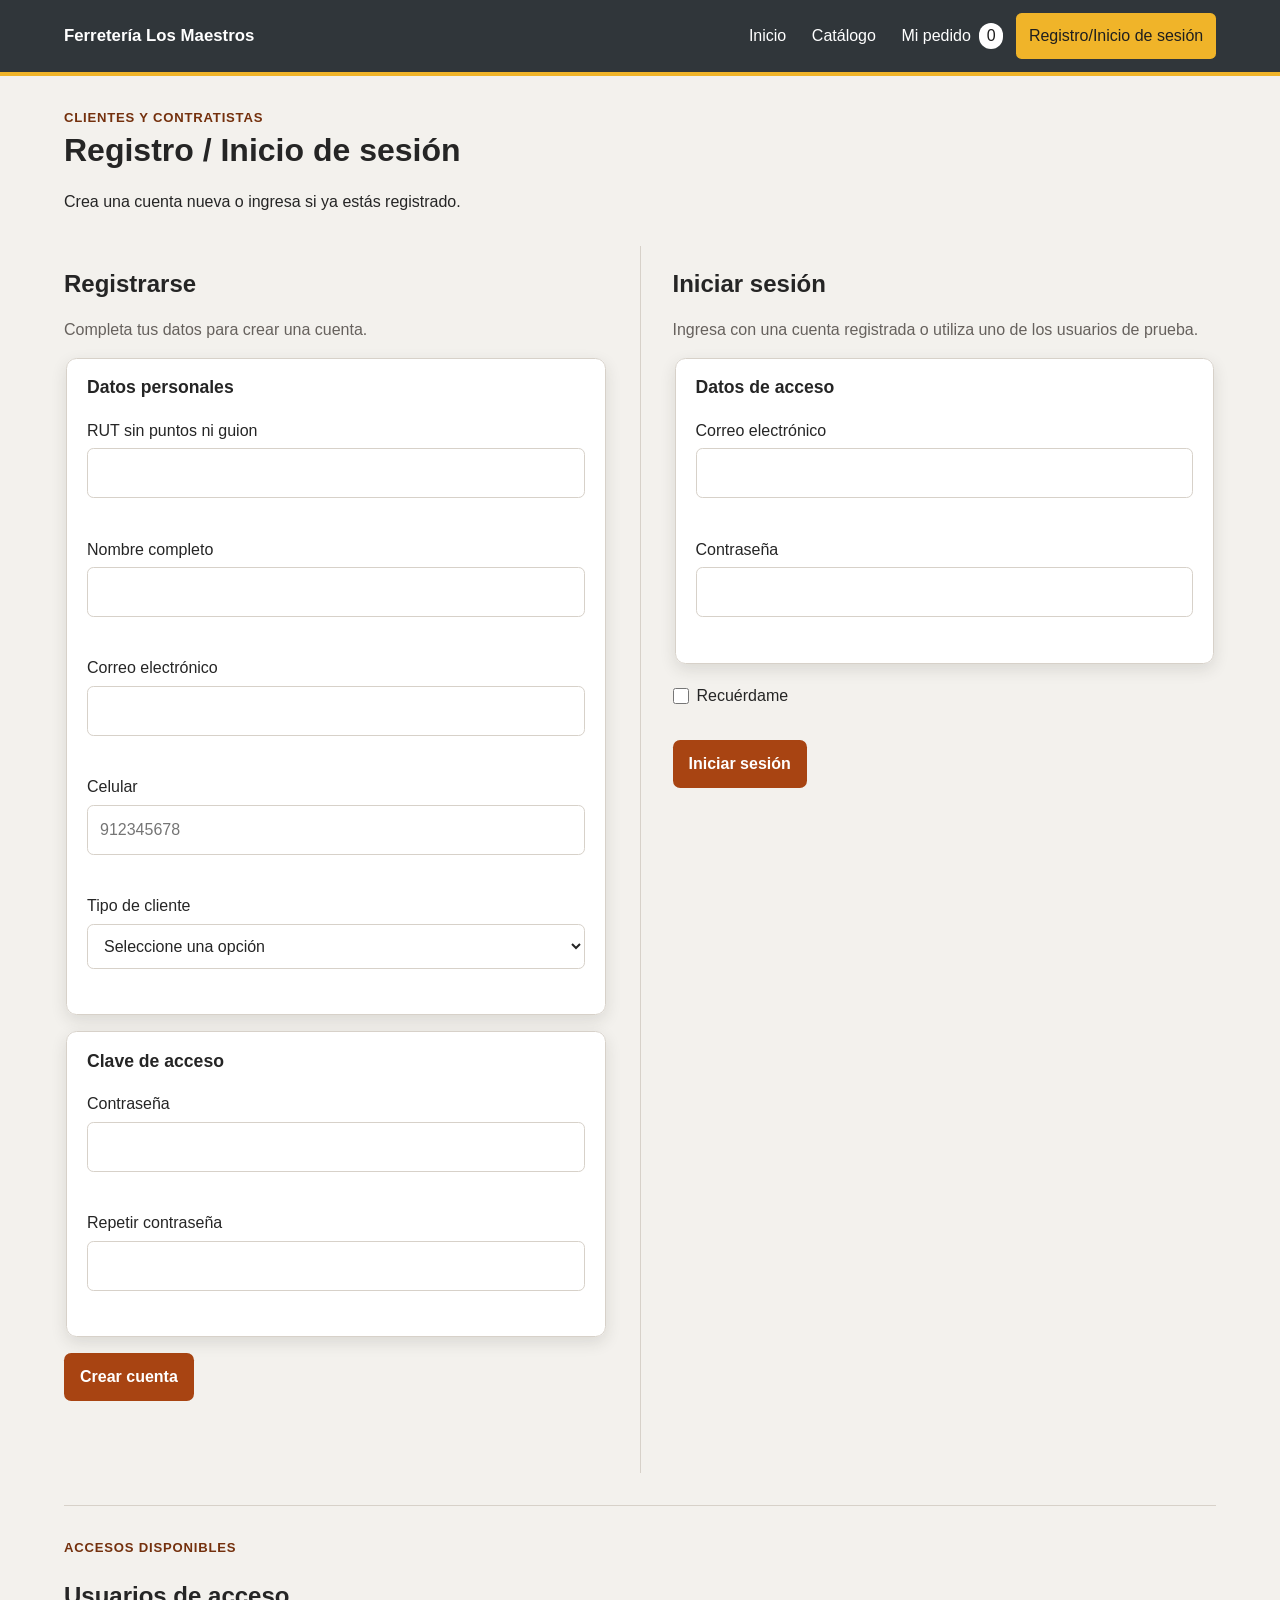
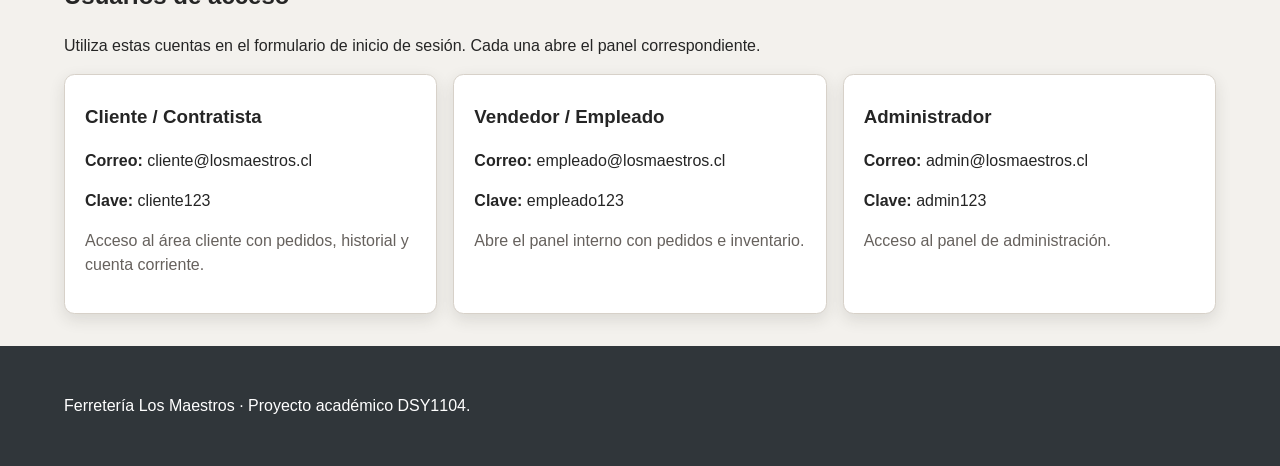
<file: registro.html>
<!DOCTYPE html>
<html lang="es">
<head>
    <meta charset="UTF-8">
    <meta name="viewport" content="width=device-width, initial-scale=1.0">
    <meta name="description" content="Registro e inicio de sesión de clientes de Ferretería Los Maestros con validaciones JavaScript.">
    <title>Registro / Inicio de sesión | Ferretería Los Maestros</title>
    <link rel="stylesheet" href="assets/css/estilos.css">
</head>
<body>
    <a class="salto-contenido" href="#contenido-principal">Saltar al contenido principal</a>
    <header class="cabecera-sitio">
        <div class="contenedor cabecera-interior">
            <a class="marca" href="index.html"><span>Ferretería Los Maestros</span></a>
            <button id="boton-menu" class="boton-menu" type="button" aria-label="Abrir o cerrar menú principal" aria-controls="menu-principal" aria-expanded="false">☰</button>
            <nav id="menu-principal" class="menu" aria-label="Navegación principal">
                <a href="index.html">Inicio</a>
                <a href="catalogo.html">Catálogo</a>
                <a href="carrito.html">Mi pedido <span id="contador-carrito" class="contador-carrito">0</span></a>
                <a href="registro.html" aria-current="page">Registro/Inicio de sesión</a>
            </nav>
        </div>
    </header>

    <main id="contenido-principal" class="contenedor">
        <header class="encabezado-pagina">
            <p class="etiqueta">Clientes y contratistas</p>
            <h1>Registro / Inicio de sesión</h1>
            <p>Crea una cuenta nueva o ingresa si ya estás registrado.</p>
        </header>

        <div class="acceso-grid">
            <section class="panel-acceso" aria-labelledby="titulo-registro">
                <h2 id="titulo-registro">Registrarse</h2>
                <p class="texto-suave">Completa tus datos para crear una cuenta.</p>

                <form id="formulario-registro" class="formulario" novalidate>
                    <fieldset>
                        <legend>Datos personales</legend>

                        <div class="campo-formulario">
                            <label for="rut">RUT sin puntos ni guion</label>
                            <input id="rut" name="rut" type="text" maxlength="9" aria-describedby="error-rut" autocomplete="off">
                            <small id="error-rut" class="mensaje-error"></small>
                        </div>

                        <div class="campo-formulario">
                            <label for="nombre">Nombre completo</label>
                            <input id="nombre" name="nombre" type="text" maxlength="60" aria-describedby="error-nombre" autocomplete="name">
                            <small id="error-nombre" class="mensaje-error"></small>
                        </div>

                        <div class="campo-formulario">
                            <label for="correo">Correo electrónico</label>
                            <input id="correo" name="correo" type="email" aria-describedby="error-correo" autocomplete="email">
                            <small id="error-correo" class="mensaje-error"></small>
                        </div>

                        <div class="campo-formulario">
                            <label for="telefono">Celular</label>
                            <input id="telefono" name="telefono" type="tel" maxlength="9" placeholder="912345678" aria-describedby="error-telefono" autocomplete="tel">
                            <small id="error-telefono" class="mensaje-error"></small>
                        </div>

                        <div class="campo-formulario">
                            <label for="tipo-cliente">Tipo de cliente</label>
                            <select id="tipo-cliente" name="tipoCliente" aria-describedby="error-tipo-cliente">
                                <option value="">Seleccione una opción</option>
                                <option value="Particular">Cliente particular</option>
                                <option value="Contratista">Contratista / Maestro de obra</option>
                            </select>
                            <small id="error-tipo-cliente" class="mensaje-error"></small>
                        </div>
                    </fieldset>

                    <fieldset>
                        <legend>Clave de acceso</legend>
                        <div class="campo-formulario">
                            <label for="contrasena">Contraseña</label>
                            <input id="contrasena" name="contrasena" type="password" maxlength="12" aria-describedby="error-contrasena" autocomplete="new-password">
                            <small id="error-contrasena" class="mensaje-error"></small>
                        </div>

                        <div class="campo-formulario">
                            <label for="repetir-contrasena">Repetir contraseña</label>
                            <input id="repetir-contrasena" name="repetirContrasena" type="password" maxlength="12" aria-describedby="error-repetir-contrasena" autocomplete="new-password">
                            <small id="error-repetir-contrasena" class="mensaje-error"></small>
                        </div>
                    </fieldset>

                    <button type="submit">Crear cuenta</button>
                    <p id="mensaje-registro" class="mensaje-estado" role="status"></p>
                </form>
            </section>

            <div class="separador-acceso" aria-hidden="true"></div>

            <section class="panel-acceso" aria-labelledby="titulo-login">
                <h2 id="titulo-login">Iniciar sesión</h2>
                <p class="texto-suave">Ingresa con una cuenta registrada o utiliza uno de los usuarios de prueba.</p>

                <form id="formulario-login" class="formulario formulario-login" novalidate>
                    <fieldset>
                        <legend>Datos de acceso</legend>

                        <div class="campo-formulario">
                            <label for="correo-login">Correo electrónico</label>
                            <input id="correo-login" name="correoLogin" type="email" aria-describedby="error-correo-login" autocomplete="email">
                            <small id="error-correo-login" class="mensaje-error"></small>
                        </div>

                        <div class="campo-formulario">
                            <label for="contrasena-login">Contraseña</label>
                            <input id="contrasena-login" name="contrasenaLogin" type="password" maxlength="12" aria-describedby="error-contrasena-login" autocomplete="current-password">
                            <small id="error-contrasena-login" class="mensaje-error"></small>
                        </div>
                    </fieldset>

                    <label class="opcion-recordarme" for="recordarme">
                        <input id="recordarme" name="recordarme" type="checkbox">
                        <span>Recuérdame</span>
                    </label>

                    <button type="submit">Iniciar sesión</button>
                    <p id="mensaje-login" class="mensaje-estado" role="status"></p>
                </form>
            </section>
        </div>

        <section class="seccion-demo-roles" aria-labelledby="titulo-accesos">
            <p class="etiqueta">Accesos disponibles</p>
            <h2 id="titulo-accesos">Usuarios de acceso</h2>
            <p>Utiliza estas cuentas en el formulario de inicio de sesión. Cada una abre el panel correspondiente.</p>
            <div class="rejilla-roles">
                <article class="tarjeta">
                    <h3>Cliente / Contratista</h3>
                    <p><strong>Correo:</strong> cliente@losmaestros.cl</p>
                    <p><strong>Clave:</strong> cliente123</p>
                    <p class="texto-suave">Acceso al área cliente con pedidos, historial y cuenta corriente.</p>
                </article>
                <article class="tarjeta">
                    <h3>Vendedor / Empleado</h3>
                    <p><strong>Correo:</strong> empleado@losmaestros.cl</p>
                    <p><strong>Clave:</strong> empleado123</p>
                    <p class="texto-suave">Abre el panel interno con pedidos e inventario.</p>
                </article>
                <article class="tarjeta">
                    <h3>Administrador</h3>
                    <p><strong>Correo:</strong> admin@losmaestros.cl</p>
                    <p><strong>Clave:</strong> admin123</p>
                    <p class="texto-suave">Acceso al panel de administración.</p>
                </article>
            </div>
        </section>
    </main>

    <footer class="pie-sitio"><div class="contenedor"><p>Ferretería Los Maestros · Proyecto académico DSY1104.</p></div></footer>

    <script src="assets/js/datos.js"></script>
    <script src="assets/js/app.js"></script>
    <script src="assets/js/registro.js"></script>
</body>
</html>
</file>
<file: assets/css/estilos.css>
:root {
    --color-primario: #a84412;
    --color-primario-oscuro: #74300d;
    --color-secundario: #30363a;
    --color-acento: #f0b429;
    --color-texto: #252525;
    --color-texto-suave: #66615d;
    --color-fondo: #f3f1ed;
    --color-superficie: #ffffff;
    --color-borde: #d7d1c9;
    --color-correcto: #2f6b3d;
    --color-error: #9f2929;
    --color-alerta: #7a5600;
    --fuente-base: Arial, Helvetica, sans-serif;
    --radio: 0.65rem;
    --sombra: 0 0.35rem 1rem rgb(45 38 30 / 12%);
    --ancho-contenido: 72rem;
}

*,
*::before,
*::after {
    box-sizing: border-box;
}

html {
    scroll-behavior: smooth;
}

body {
    margin: 0;
    color: var(--color-texto);
    background: var(--color-fondo);
    font-family: var(--fuente-base);
    line-height: 1.5;
}

img,
iframe {
    max-width: 100%;
}

img {
    height: auto;
}

a {
    color: var(--color-primario-oscuro);
}

button,
input,
select,
textarea {
    font: inherit;
}

button,
.boton {
    display: inline-block;
    width: fit-content;
    padding: 0.75rem 1rem;
    color: #ffffff;
    background: var(--color-primario);
    border: 0;
    border-radius: 0.45rem;
    font-weight: 700;
    text-decoration: none;
    cursor: pointer;
}

button:hover,
.boton:hover {
    background: var(--color-primario-oscuro);
}

:focus-visible {
    outline: 3px solid var(--color-acento);
    outline-offset: 3px;
}

.salto-contenido {
    position: absolute;
    left: -10000px;
    top: auto;
}

.salto-contenido:focus {
    position: fixed;
    z-index: 1000;
    top: 0.5rem;
    left: 0.5rem;
    padding: 0.7rem 1rem;
    color: #ffffff;
    background: var(--color-secundario);
}

.contenedor {
    width: 90%;
    max-width: var(--ancho-contenido);
    margin-inline: auto;
}

.cabecera-sitio {
    color: #ffffff;
    background: var(--color-secundario);
    border-bottom: 0.3rem solid var(--color-acento);
}

.cabecera-interior {
    display: flex;
    align-items: center;
    justify-content: space-between;
    min-height: 4.5rem;
    gap: 1rem;
}

.marca {
    display: flex;
    align-items: center;
    gap: 0.65rem;
    color: #ffffff;
    font-size: 1.05rem;
    font-weight: 700;
    text-decoration: none;
}


.boton-menu {
    padding: 0.55rem 0.8rem;
    color: #ffffff;
    background: transparent;
    border: 2px solid #ffffff;
    font-size: 1.3rem;
}

.menu {
    position: absolute;
    z-index: 20;
    top: 4.8rem;
    right: 5%;
    display: none;
    min-width: 14rem;
    padding: 0.6rem;
    background: var(--color-secundario);
    border: 1px solid #666;
    border-radius: var(--radio);
    box-shadow: var(--sombra);
}

.menu.menu-abierto {
    display: grid;
    gap: 0.25rem;
}

.menu a {
    display: block;
    padding: 0.7rem 0.8rem;
    color: #ffffff;
    border-radius: 0.35rem;
    text-decoration: none;
}

.menu a:hover,
.menu a[aria-current="page"] {
    color: #1f1f1f;
    background: var(--color-acento);
}

.contador-carrito {
    display: inline-block;
    min-width: 1.5rem;
    margin-left: 0.25rem;
    padding: 0.05rem 0.35rem;
    color: #1f1f1f;
    background: #ffffff;
    border-radius: 999px;
    text-align: center;
}

main {
    min-height: 60vh;
}

.encabezado-pagina {
    padding: 2rem 0 1rem;
}

.encabezado-pagina h1,
.hero h1 {
    margin-top: 0;
    line-height: 1.15;
}

.hero {
    padding: 3rem 0;
    background: #e6e1da;
    border-bottom: 1px solid var(--color-borde);
}

.hero-contenido {
    display: grid;
    gap: 1.5rem;
}

.hero h1 {
    max-width: 14ch;
    font-size: clamp(2rem, 8vw, 3.5rem);
}

.hero p {
    max-width: 42rem;
    font-size: 1.1rem;
}

.acciones {
    display: flex;
    flex-wrap: wrap;
    gap: 0.75rem;
}

.boton-secundario,
.boton.boton-secundario {
    color: var(--color-texto);
    background: #ffffff;
    border: 1px solid var(--color-borde);
}

.boton-secundario:hover,
.boton.boton-secundario:hover {
    color: #ffffff;
    background: var(--color-secundario);
}

.seccion {
    padding: 2.2rem 0;
}

.seccion h2 {
    margin-top: 0;
}

.etiqueta {
    margin: 0 0 0.25rem;
    color: var(--color-primario-oscuro);
    font-size: 0.82rem;
    font-weight: 700;
    letter-spacing: 0.06em;
    text-transform: uppercase;
}

.texto-suave {
    color: var(--color-texto-suave);
}

.rejilla-beneficios,
.rejilla-destacados,
.rejilla-productos {
    display: grid;
    gap: 1rem;
}

.tarjeta,
.tarjeta-producto,
.item-carrito,
.panel-resumen,
.formulario fieldset,
.mensaje-confirmacion {
    padding: 1.25rem;
    background: var(--color-superficie);
    border: 1px solid var(--color-borde);
    border-radius: var(--radio);
    box-shadow: var(--sombra);
}

.tarjeta h3,
.tarjeta-producto h2,
.item-carrito h2 {
    margin-top: 0.5rem;
}

.tarjeta-producto {
    display: flex;
    flex-direction: column;
}

.imagen-producto {
    width: 100%;
    aspect-ratio: 4 / 3;
    object-fit: contain;
    padding: 0.5rem;
    background: #ffffff;
    border-radius: 0.45rem;
}

.precio {
    margin: 0.5rem 0;
    font-size: 1.25rem;
    font-weight: 700;
}

.estado-stock {
    width: fit-content;
    padding: 0.25rem 0.55rem;
    border-radius: 999px;
    font-weight: 700;
}

.stock-disponible {
    color: var(--color-correcto);
    background: #e5f2e8;
}

.stock-bajo {
    color: var(--color-alerta);
    background: #fff1c9;
}

.grupo-cantidad {
    display: grid;
    grid-template-columns: 1fr 5rem;
    align-items: center;
    gap: 0.5rem;
    margin: auto 0 0.85rem;
}

.grupo-cantidad input {
    width: 100%;
    padding: 0.55rem;
}

.filtros {
    display: grid;
    gap: 1rem;
    margin-bottom: 1.25rem;
    padding: 1rem;
    background: var(--color-superficie);
    border: 1px solid var(--color-borde);
    border-radius: var(--radio);
}

.campo-filtro {
    display: grid;
    gap: 0.35rem;
}

.campo-filtro input,
.campo-filtro select {
    width: 100%;
    padding: 0.7rem;
    border: 1px solid var(--color-borde);
    border-radius: 0.4rem;
}

.formulario {
    display: grid;
    gap: 1rem;
    max-width: 45rem;
}

.formulario fieldset {
    position: relative;
    display: grid;
    gap: 0.85rem;
    padding-top: 3.75rem;
}

.formulario legend {
    position: absolute;
    top: 1.15rem;
    left: 1.25rem;
    padding: 0;
    font-size: 1.1rem;
    font-weight: 700;
    line-height: 1.2;
}

.campo-formulario {
    display: grid;
    gap: 0.35rem;
}

.campo-formulario input,
.campo-formulario select,
.campo-formulario textarea {
    width: 100%;
    padding: 0.75rem;
    color: inherit;
    background: #ffffff;
    border: 1px solid var(--color-borde);
    border-radius: 0.4rem;
}

.campo-formulario textarea {
    min-height: 7rem;
    resize: vertical;
}

.opcion-formulario {
    display: flex;
    align-items: flex-start;
    gap: 0.55rem;
}

.opcion-formulario input {
    width: auto;
    margin-top: 0.25rem;
}

.mensaje-error {
    min-height: 1.25rem;
    color: var(--color-error);
    font-size: 0.9rem;
    font-weight: 700;
}

.campo-formulario .campo-invalido {
    border-color: var(--color-error);
    border-left-width: 0.3rem;
}

.mensaje-estado {
    min-height: 1.5rem;
    margin: 1rem 0;
    font-weight: 700;
}

.mensaje-error-general {
    color: var(--color-error);
}

.item-carrito {
    display: grid;
    gap: 1rem;
    margin-bottom: 1rem;
}

.controles-carrito {
    display: flex;
    flex-wrap: wrap;
    align-items: center;
    gap: 0.5rem;
}

.controles-carrito button {
    min-width: 2.6rem;
}

.cantidad-carrito {
    min-width: 2rem;
    font-size: 1.1rem;
    font-weight: 700;
    text-align: center;
}

.resumen-total {
    display: flex;
    align-items: center;
    justify-content: space-between;
    gap: 1rem;
    margin-top: 1rem;
    padding-top: 1rem;
    border-top: 2px solid var(--color-borde);
    font-size: 1.2rem;
}

.boton-deshabilitado {
    opacity: 0.5;
    cursor: not-allowed;
}

.distribucion-pedido {
    display: grid;
    gap: 1.5rem;
}

.tabla-contenedor {
    max-width: 100%;
    overflow-x: auto;
    background: var(--color-superficie);
    border-radius: var(--radio);
}

table {
    width: 100%;
    border-collapse: collapse;
    background: var(--color-superficie);
}

caption {
    padding: 1rem;
    font-weight: 700;
    text-align: left;
}

th,
td {
    padding: 0.75rem;
    border: 1px solid var(--color-borde);
    text-align: left;
    vertical-align: top;
}

thead {
    color: #ffffff;
    background: var(--color-secundario);
}

.celda-alerta {
    color: var(--color-alerta);
    background: #fff1c9;
    font-weight: 700;
}

.celda-correcta {
    color: var(--color-correcto);
    background: #e5f2e8;
    font-weight: 700;
}

.multimedia {
    display: grid;
    gap: 1rem;
}

.multimedia .video-local,
.mapa .mapa-imagen {
    width: 100%;
    border: 1px solid var(--color-borde);
    border-radius: var(--radio);
    background: #000000;
}

.multimedia .video-local {
    width: 100%;
    aspect-ratio: 16 / 9;
    min-height: 0;
}

.mapa .mapa-imagen {
    min-height: 20rem;
}

.nota {
    padding: 1rem;
    background: #fff7dd;
    border-left: 0.35rem solid var(--color-acento);
}

.pie-sitio {
    margin-top: 2rem;
    padding: 2rem 0;
    color: #ffffff;
    background: var(--color-secundario);
}

.pie-contenido {
    display: grid;
    gap: 1rem;
}

.pie-sitio a {
    color: #ffffff;
}

/* Ajustes específicos para teléfonos de 360 px */
@media (max-width: 360px) {
    .contenedor {
        width: 94%;
    }

    .cabecera-interior {
        gap: 0.5rem;
    }

    .marca {
        max-width: 15rem;
        font-size: 0.95rem;
        line-height: 1.2;
    }

    .menu {
        right: 3%;
        width: 94%;
        min-width: 0;
    }

    .hero {
        padding: 2rem 0;
    }

    .hero h1 {
        font-size: 2rem;
    }

    .hero p {
        font-size: 1rem;
    }

    .acciones,
    .controles-carrito,
    .encabezado-con-accion {
        align-items: stretch;
        flex-direction: column;
    }

    .acciones .boton,
    .controles-carrito .boton,
    .encabezado-con-accion .boton,
    .formulario > button {
        width: 100%;
        text-align: center;
    }

    .tarjeta,
    .tarjeta-producto,
    .item-carrito,
    .panel-resumen,
    .formulario fieldset,
    .mensaje-confirmacion,
    .tarjeta-resumen {
        padding: 1rem;
    }

    .formulario fieldset {
        padding-top: 3.5rem;
    }

    .formulario legend {
        left: 1rem;
    }

    .grupo-cantidad {
        grid-template-columns: 1fr 4.5rem;
    }

    .resumen-total {
        align-items: flex-start;
        flex-direction: column;
    }

    th,
    td {
        padding: 0.6rem;
        white-space: nowrap;
    }

    .pie-contenido {
        gap: 1.5rem;
    }
}

@media (min-width: 768px) {
    .boton-menu {
        display: none;
    }

    .menu {
        position: static;
        display: flex;
        flex-wrap: wrap;
        align-items: center;
        min-width: 0;
        padding: 0;
        background: transparent;
        border: 0;
        box-shadow: none;
    }

    .menu.menu-abierto {
        display: flex;
    }

    .hero-contenido {
        grid-template-columns: 1.5fr 1fr;
        align-items: center;
    }

    .rejilla-beneficios,
    .rejilla-destacados {
        grid-template-columns: repeat(3, 1fr);
    }

    .rejilla-productos {
        grid-template-columns: repeat(2, 1fr);
    }

    .filtros {
        grid-template-columns: 2fr 1fr;
    }

    .item-carrito {
        grid-template-columns: 1fr auto;
        align-items: center;
    }

    .distribucion-pedido {
        grid-template-columns: 1.3fr 0.7fr;
        align-items: start;
    }

    .multimedia {
        grid-template-columns: 1fr 1fr;
        align-items: start;
    }

    .pie-contenido {
        grid-template-columns: 2fr 1fr 1fr;
    }
}

@media (min-width: 1280px) {
    .rejilla-productos {
        grid-template-columns: repeat(3, 1fr);
    }

    .seccion {
        padding: 3rem 0;
    }
}

/* Registro e inicio de sesión */
.acceso-grid {
    display: grid;
    gap: 1.5rem;
    align-items: start;
}

.panel-acceso h2 {
    margin-bottom: 0.25rem;
}

.panel-acceso .formulario {
    max-width: none;
}

.separador-acceso {
    width: 100%;
    height: 1px;
    background: var(--color-borde);
}

.formulario-login {
    max-width: none;
}

.opcion-recordarme {
    display: inline-flex;
    align-items: center;
    gap: 0.5rem;
    margin: 0.25rem 0 1rem;
    cursor: pointer;
}

.opcion-recordarme input {
    width: 1rem;
    height: 1rem;
    margin: 0;
}

@media (min-width: 768px) {
    .acceso-grid {
        grid-template-columns: minmax(0, 1fr) auto minmax(0, 1fr);
        gap: 2rem;
    }

    .separador-acceso {
        width: 1px;
        height: 100%;
        min-height: 32rem;
        background: var(--color-borde);
    }
}


/* Mockups de roles */
.seccion-demo-roles {
    margin-top: 2rem;
    padding-top: 2rem;
    border-top: 1px solid var(--color-borde);
}

.rejilla-roles,
.rejilla-resumen {
    display: grid;
    gap: 1rem;
}

.tarjeta-resumen {
    padding: 1.25rem;
    background: var(--color-superficie);
    border: 1px solid var(--color-borde);
    border-radius: var(--radio);
    box-shadow: var(--sombra);
}

.tarjeta-resumen h3 {
    margin: 0.35rem 0;
}

.dato-grande {
    display: block;
    font-size: 1.8rem;
    font-weight: 700;
    color: var(--color-primario);
}

.estado,
.etiqueta-demo {
    display: inline-block;
    padding: 0.3rem 0.55rem;
    border-radius: 999px;
    font-size: 0.85rem;
    font-weight: 700;
}

.estado-pendiente {
    background: #fff1c9;
    color: var(--color-alerta);
}

.estado-proceso {
    background: #e7eef8;
    color: var(--color-primario);
}

.estado-listo {
    background: #e5f2e8;
    color: var(--color-correcto);
}

.etiqueta-demo {
    background: #ececec;
    color: var(--color-texto);
}

.encabezado-con-accion {
    display: flex;
    flex-direction: column;
    gap: 1rem;
    margin-bottom: 1rem;
}

button:disabled {
    cursor: not-allowed;
    opacity: 0.55;
}

@media (min-width: 768px) {
    .rejilla-roles,
    .rejilla-resumen {
        grid-template-columns: repeat(3, 1fr);
    }

    .encabezado-con-accion {
        flex-direction: row;
        align-items: end;
        justify-content: space-between;
    }
}

.menu .boton-cerrar-sesion {
    width: 100%;
    padding: 0.7rem 0.8rem;
    color: #ffffff;
    background: transparent;
    border: 0;
    border-radius: 0.35rem;
    text-align: left;
}

.menu .boton-cerrar-sesion:hover {
    color: #1f1f1f;
    background: var(--color-acento);
}

@media (min-width: 768px) {
    .menu .boton-cerrar-sesion {
        width: auto;
    }
}
</file>
